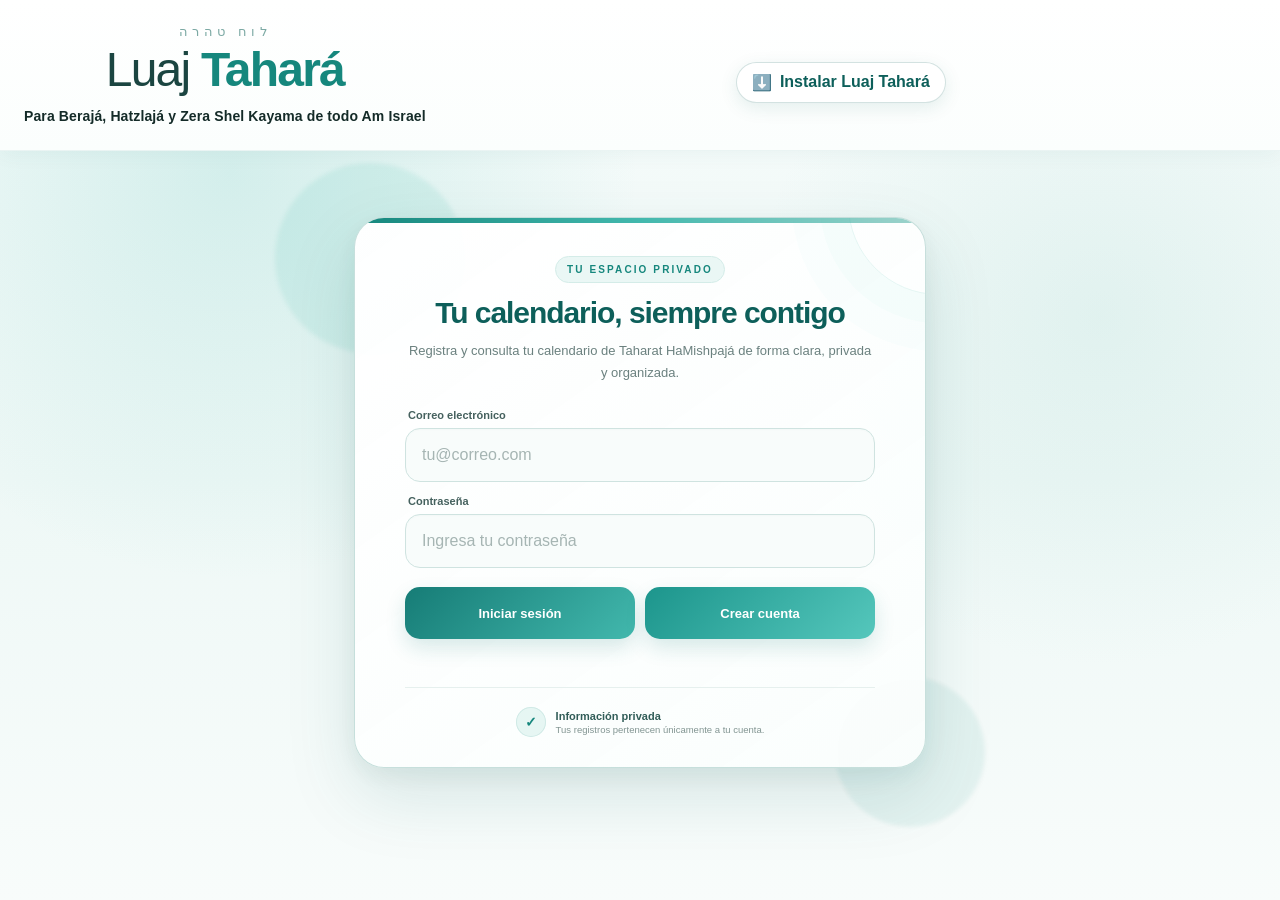
<file: index.html>
<!doctype html><html lang='es'><head><meta charset='utf-8'><meta name='viewport' content='width=device-width,initial-scale=1,viewport-fit=cover'><meta name='theme-color' content='#42b8ad'><meta name='apple-mobile-web-app-capable' content='yes'><meta name='apple-mobile-web-app-status-bar-style' content='default'><meta name='apple-mobile-web-app-title' content='Luaj Tahará'><link rel='manifest' href='manifest.webmanifest'><link rel='stylesheet' href='style.css'><link rel='stylesheet' href='theme-overrides.css?v=20260916-dedication'><link rel='stylesheet' href='dedication-overrides.css?v=20260916-2'><link rel='stylesheet' href='sidur-overrides.css?v=20260916-3'><title>Luaj Tahará · Calendario privado de Taharat HaMishpajá</title></head><body><header class='brandHeader'><div class='luajSignature' aria-label='Luaj Tahará'><span class='luajSignatureKicker'>לוח טהרה</span><span class='luajSignatureText'>Luaj <strong>Tahará</strong></span><span class='luajDedication'>Para Berajá, Hatzlajá y Zera Shel Kayama de todo Am Israel</span></div></header><div id='userBar' class='userBar'><div class='email' id='userEmail'></div><button id='logoutBtn' class='logoutBtn'>Cerrar sesión</button></div><section id='authWrap' class='authWrap'><div class='authGlow authGlowOne' aria-hidden='true'></div><div class='authGlow authGlowTwo' aria-hidden='true'></div><div class='authCard'><div class='authIntro'><span class='authEyebrow'>TU ESPACIO PRIVADO</span><h2>Tu calendario, siempre contigo</h2><p>Registra y consulta tu calendario de Taharat HaMishpajá de forma clara, privada y organizada.</p></div><div class='authForm'><label class='authField'><span>Correo electrónico</span><input id='authEmail' type='email' autocomplete='email' placeholder='tu@correo.com'></label><label class='authField'><span>Contraseña</span><input id='authPassword' type='password' autocomplete='current-password' placeholder='Ingresa tu contraseña'></label><div class='authBtns'><button id='loginBtn' class='btn'>Iniciar sesión</button><button id='signupBtn' class='btn authSecondary'>Crear cuenta</button></div><div id='authMsg' class='authMsg'></div></div><div class='authTrust'><span class='authShield' aria-hidden='true'>✓</span><div><b>Información privada</b><small>Tus registros pertenecen únicamente a tu cuenta.</small></div></div></div></section><main id='appMain' class='wrap' style='display:none'><div class='toolbar'><button id='prev' aria-label='Mes anterior'>‹</button><div class='month' id='month'></div><button id='next' aria-label='Mes siguiente'>›</button></div><div class='calendarShell'><section class='calendarMain'><div class='card'><div class='legend'><span><i class='dot red'></i>Reiyá</span><span><i class='dot pink'></i>Ketem</span><span><i class='dot orange'></i>Beinonit / Or Zarúa / Creti Upleti</span><span><i class='dot green'></i>Hefsek</span><span><i class='dot white'></i>Shivá Nekiim</span><span><i class='dot blue'></i>Tevilá</span><span><i class='dot yellow'></i>HaJódesh / Haflagá</span><span><i class='dot purple'></i>Posible patrón</span></div></div><div class='week'><b>Dom</b><b>Lun</b><b>Mar</b><b>Mié</b><b>Jue</b><b>Vie</b><b>Shabat</b></div><div class='grid' id='grid'></div></section><aside class='card patternCard'><b>🔎 Alertas de posibles patrones · Kavúa</b><div class='notice'>El sistema solo detecta coincidencias matemáticas y las marca como <b>posible patrón</b>. No determina por sí solo un psak; conviene consultar al Rab/Posek con el historial.</div><div id='patterns'></div></aside></div><div class='card'><b>Configuración</b><div class='settings' style='margin-top:10px'><label>Yemei Hamtaná<select id='wait'><option>5</option><option>6</option><option selected>7</option></select></label><label class='switch'>Creti Upleti (día 31) <input id='d31' type='checkbox' checked></label><label class='switch'>Or Zarúa · Yom HaJódesh <input id='orJodesh' type='checkbox' checked></label><label class='switch'>Or Zarúa · Oná Beinonit <input id='orBeinoni' type='checkbox' checked></label><label class='switch'>Or Zarúa · Haflagá <input id='orHaflaga' type='checkbox'></label><label class='switch'>Jumrá · conservar Haflagá Aruká (récord histórico) <input id='haflagaAruka' type='checkbox'></label><label>Hashavúa · separación mínima (días)<input id='hashMin' type='number' min='1' max='60' value='20'></label><label>Hashavúa · separación máxima (días)<input id='hashMax' type='number' min='1' max='90' value='40'></label></div><p class='notice'>Estas opciones controlan avisos. Una nueva Reiyá cancela automáticamente la Oná Beinonit, Creti Upleti y Haflagá ordinaria pendientes que pertenecían a la Reiyá anterior, y recalcula desde la última Reiyá. Si se activa la Jumrá de Haflagá Aruká, el sistema conserva la Haflagá más larga de todo el historial como récord: si la Haflagá actual es más corta, se cuidan ambas; cuando una nueva Haflagá supera el récord, el nuevo número pasa a ser el récord. Esta Jumrá se suspende cuando hay Kavúa y no genera Or Zarúa ni Creti Upleti adicionales. Un día que ya tiene Reiyá queda bloqueado para otros registros hasta que se elimine esa Reiyá. Al eliminarla, también se elimina automáticamente el Hefsek de ese ciclo y, con él, sus Shivá Nekiim y Tevilá automáticos. El calendario no emite psak. Los patrones de kavúa se detectan matemáticamente y se muestran como “posible patrón — consultar Rab/Posek”. HaJódesh usa exclusivamente día hebreo + misma oná; Haflagá requiere 4 Reiyot para comprobar 3 Haflagot; todos los patrones respetan la oná correspondiente. Veset HaShavúa requiere 3 Reiyot en el mismo día de la semana y misma oná, cada una perteneciente a un ciclo distinto dentro de la ventana configurada; la próxima alerta se proyecta al mismo día semanal alrededor de 30 días después, no una semana después. Cuando un Kavúa queda matemáticamente establecido, se ocultan temporalmente Beinonit, HaJódesh ordinario y Haflagá ordinaria y se muestra la próxima oná del Kavúa para confirmar SÍ/NO. Para Mimaayán Patuaj, el sistema considera automáticamente como continuidad el periodo entre la Reiyá y su Hefsek; no hace falta marcar cada día de sangrado. Solo se permite un Ketem o una Reiyá por día, nunca ambos; los Ketamim pueden eliminarse si fueron registrados por error. Cada ciclo puede tener un solo Hefsek Tahará: si ya existe uno asociado a esa Reiyá, no se puede registrar otro en un día anterior ni posterior hasta eliminar el existente. Desde una Reiyá y hasta su Hefsek Tahará inclusive no se permite registrar Ketem. En la Oná de 12 horas donde se registró el Hefsek Tahará tampoco se permite registrar Reiyá ni Ketem. Síntomas y notas requieren escribir el texto antes de confirmar.</p></div><div class='card'><b>Historial</b><div id='events' class='events'></div><div class='notice' style='margin-top:10px'>Puedes guardar una copia local privada de tu historial y configuración. La exportación se crea directamente en tu dispositivo.</div><button class='btn' id='exportData' style='margin-top:10px'>Descargar mis datos</button><button class='btn danger' id='clear' style='margin-top:10px'>Borrar todos mis registros</button></div></main><div class='modal' id='modal'><div class='sheet'><h3 id='selTitle'></h3><div class='notice' id='selSub'></div><div class='choices' id='choices'></div><button class='btn close' id='close'>Cancelar</button></div></div><script src='app.js?v=20260916-sidur1'></script></body></html>
</file>
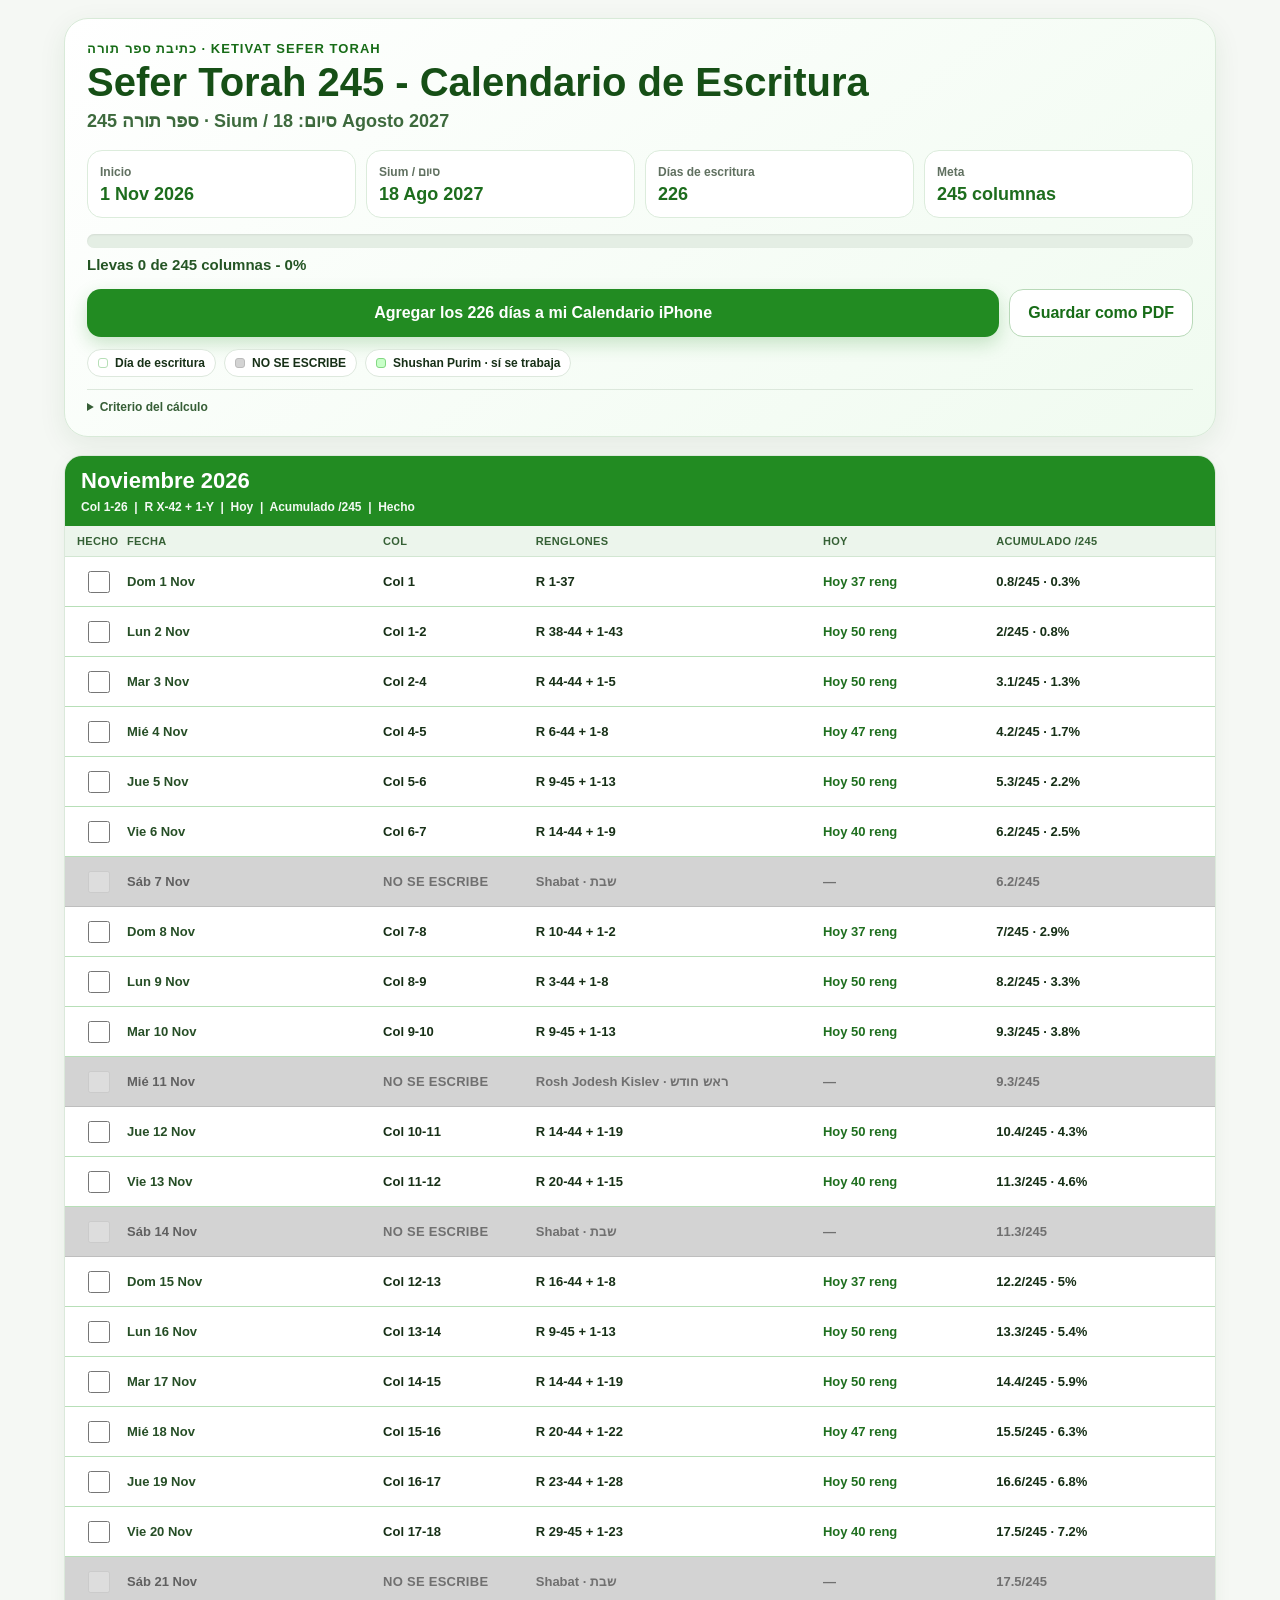
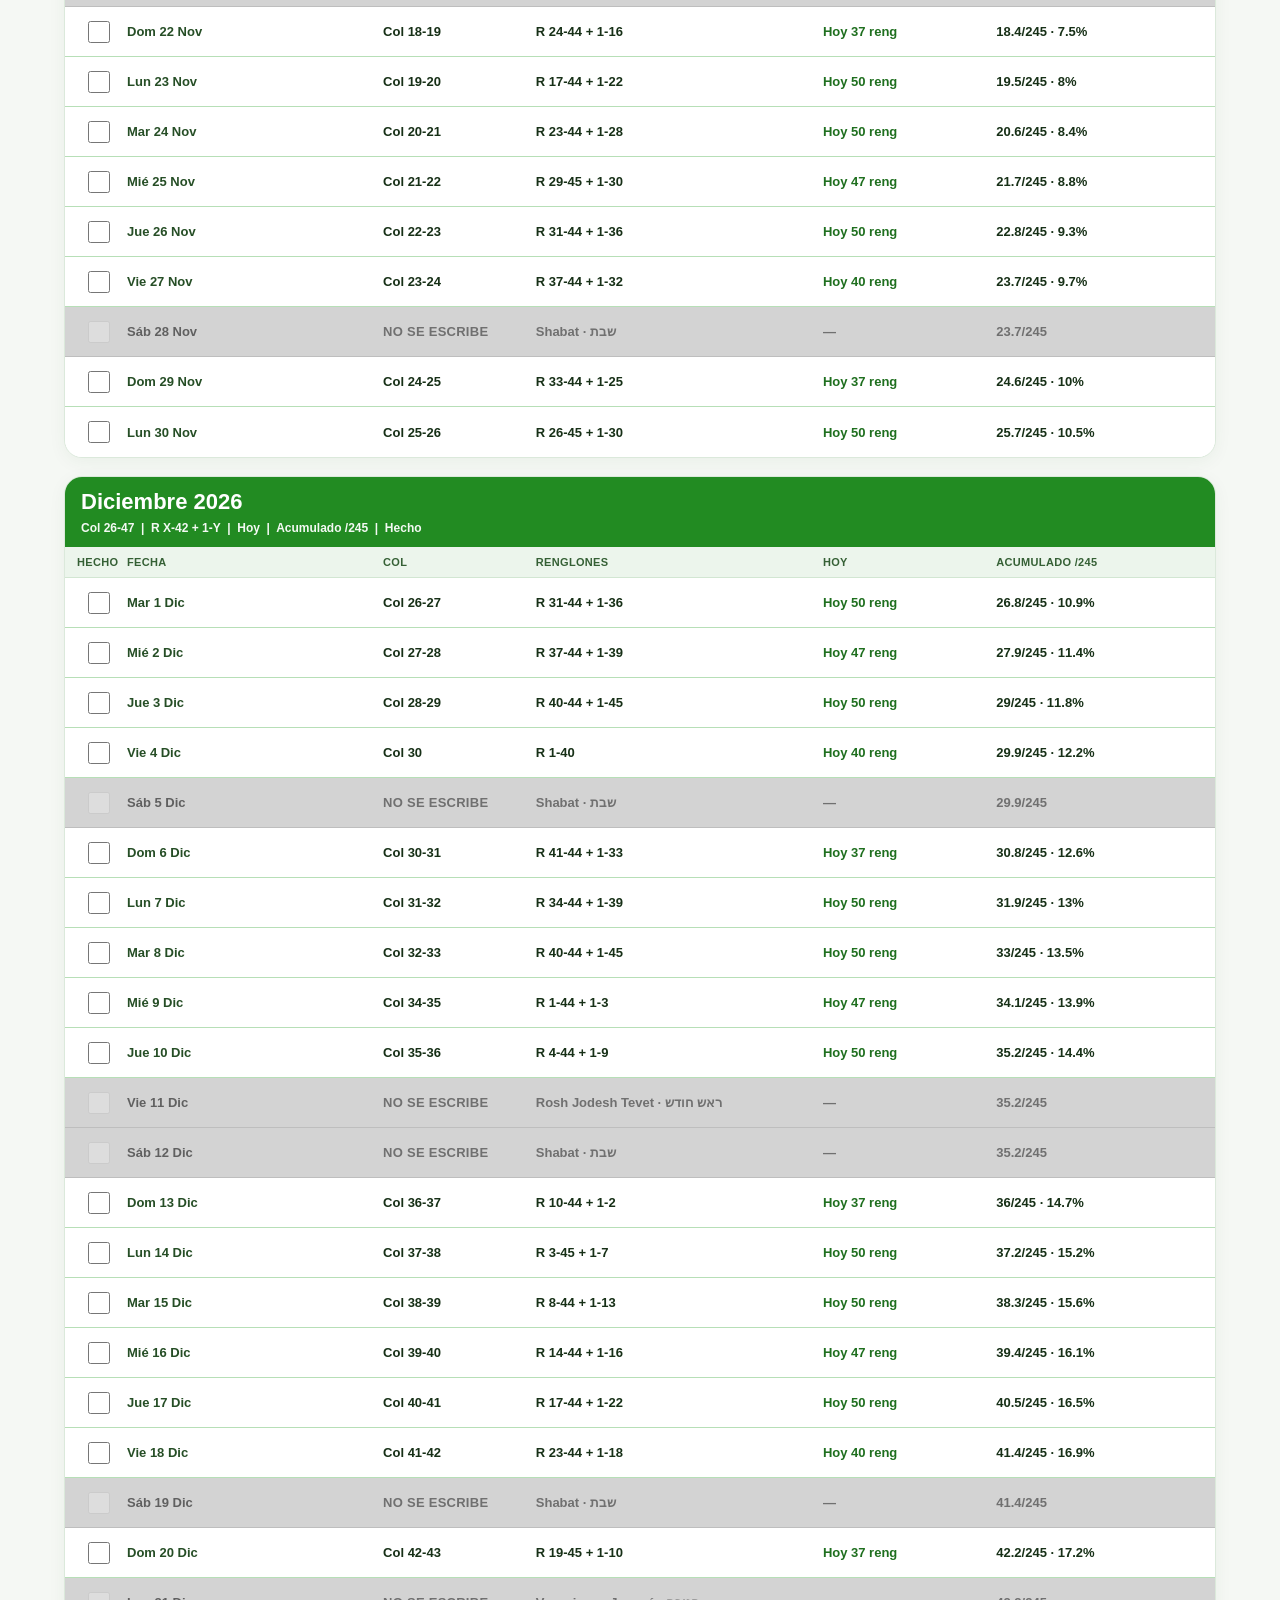
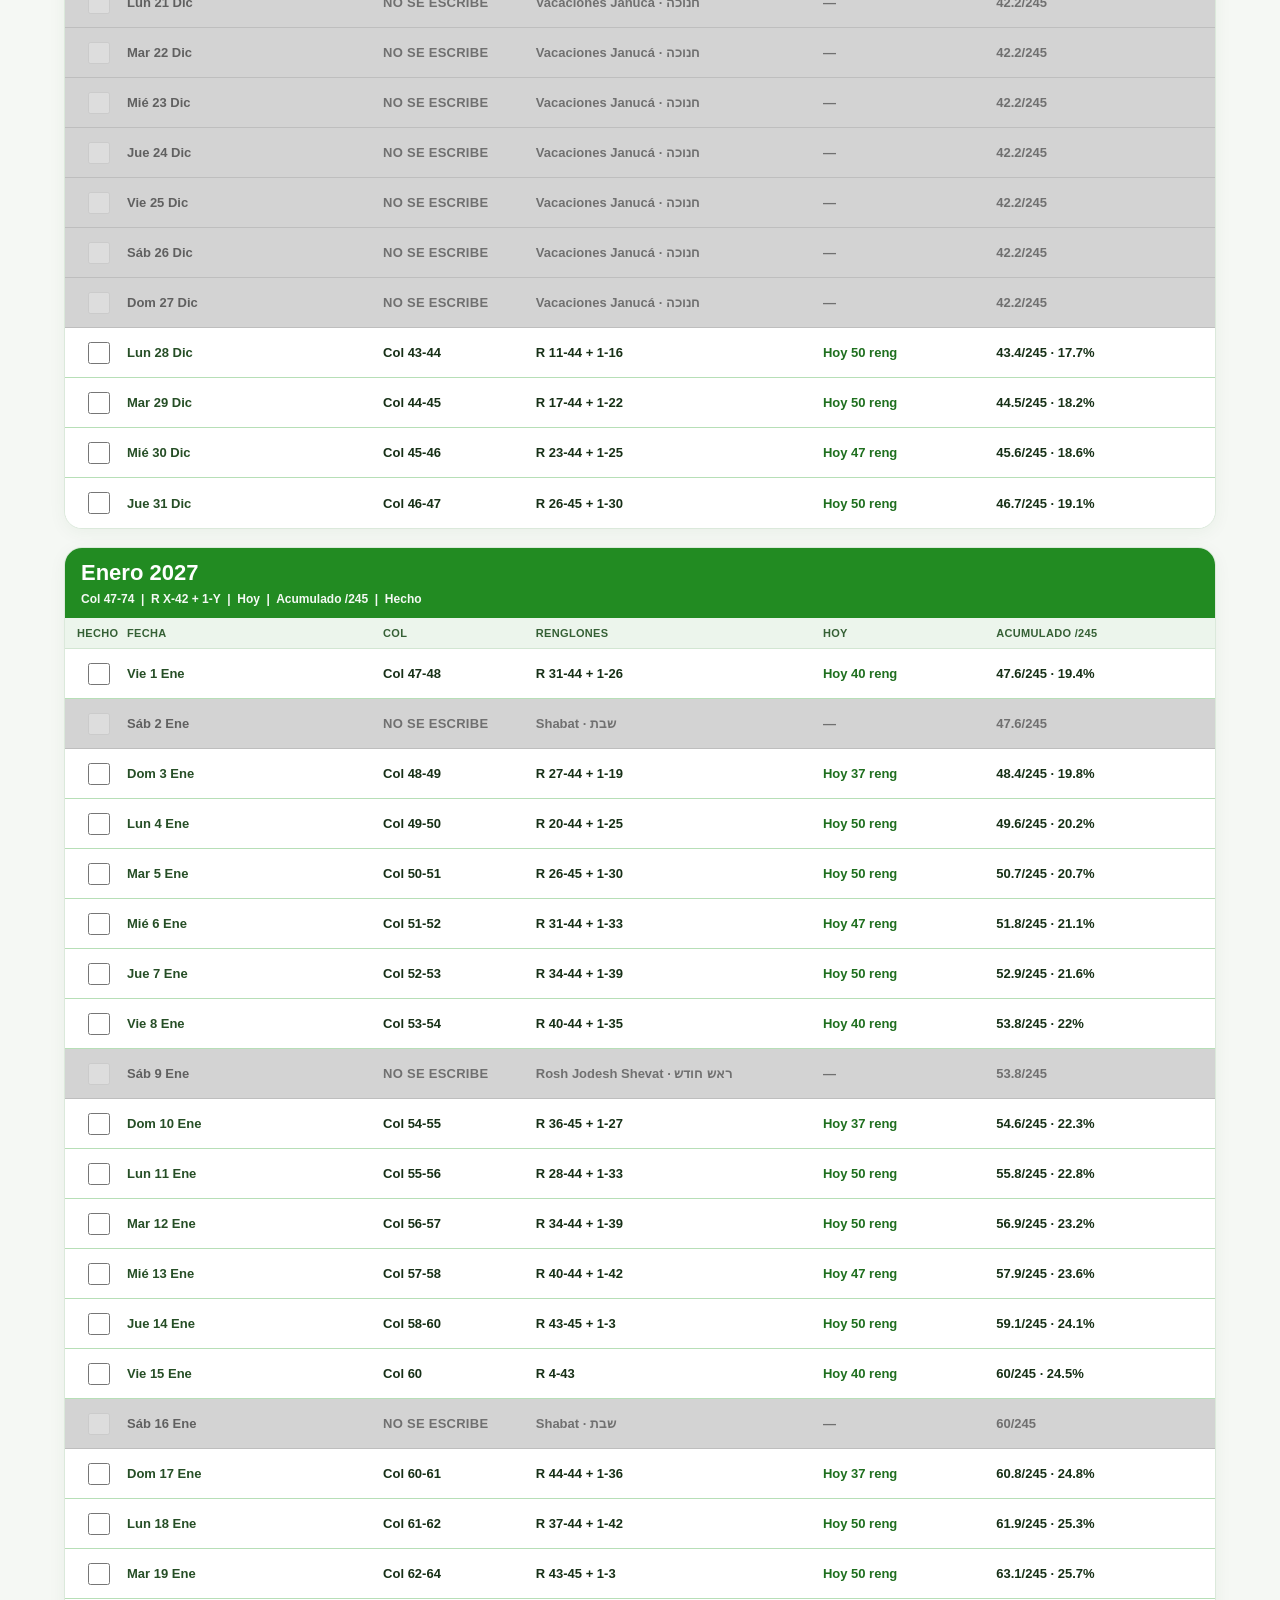
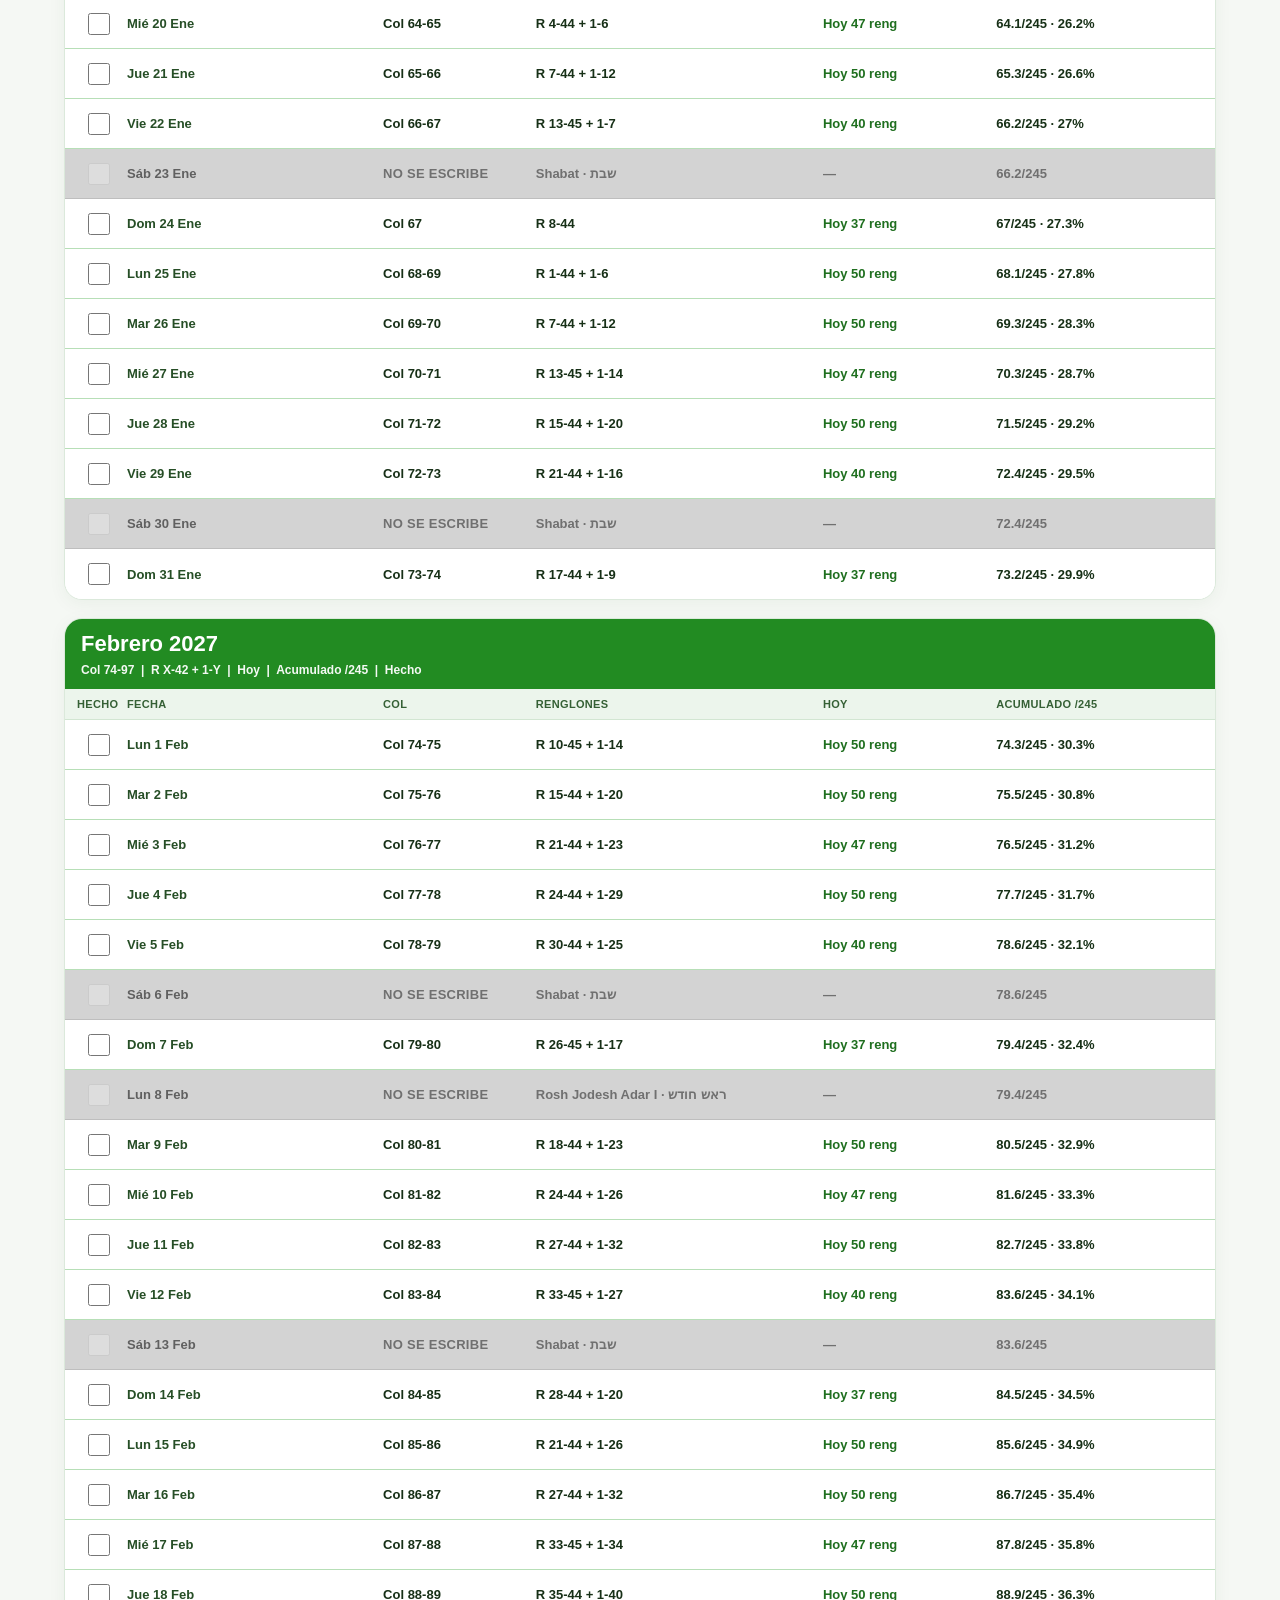
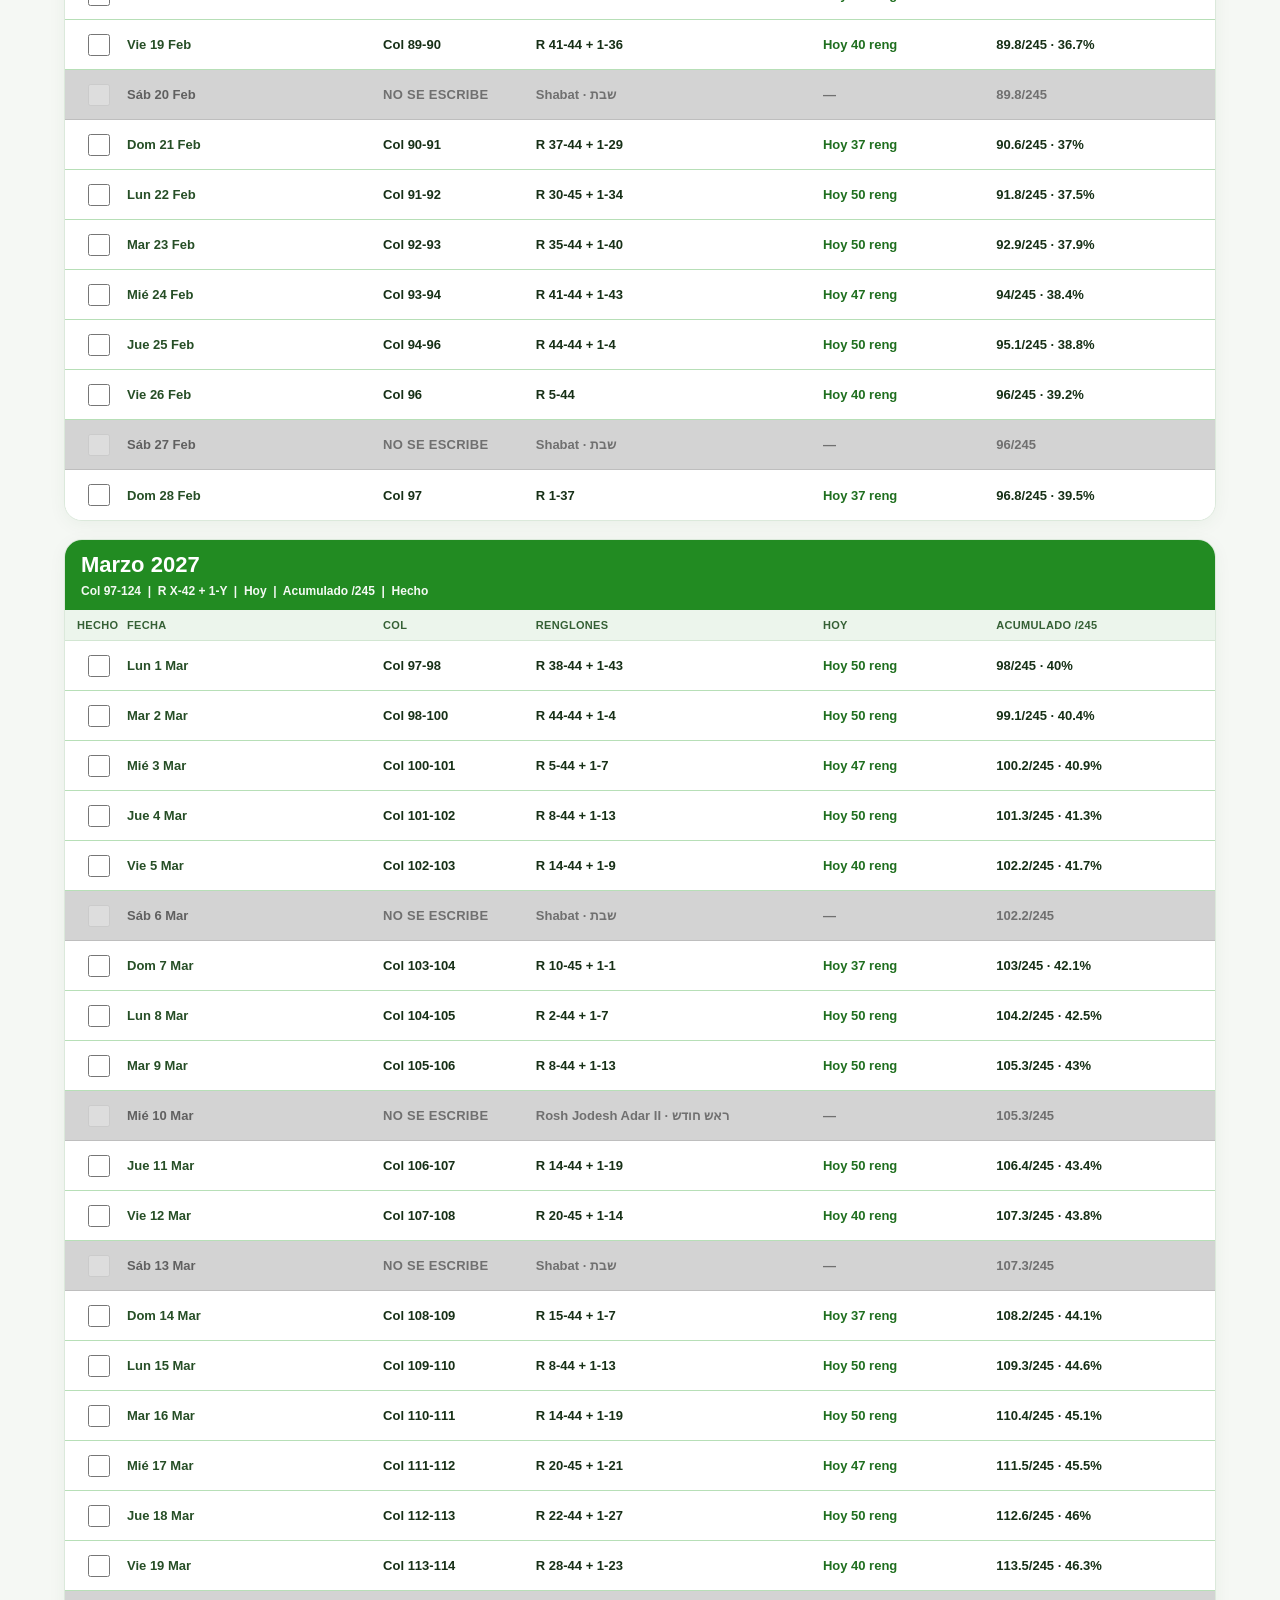
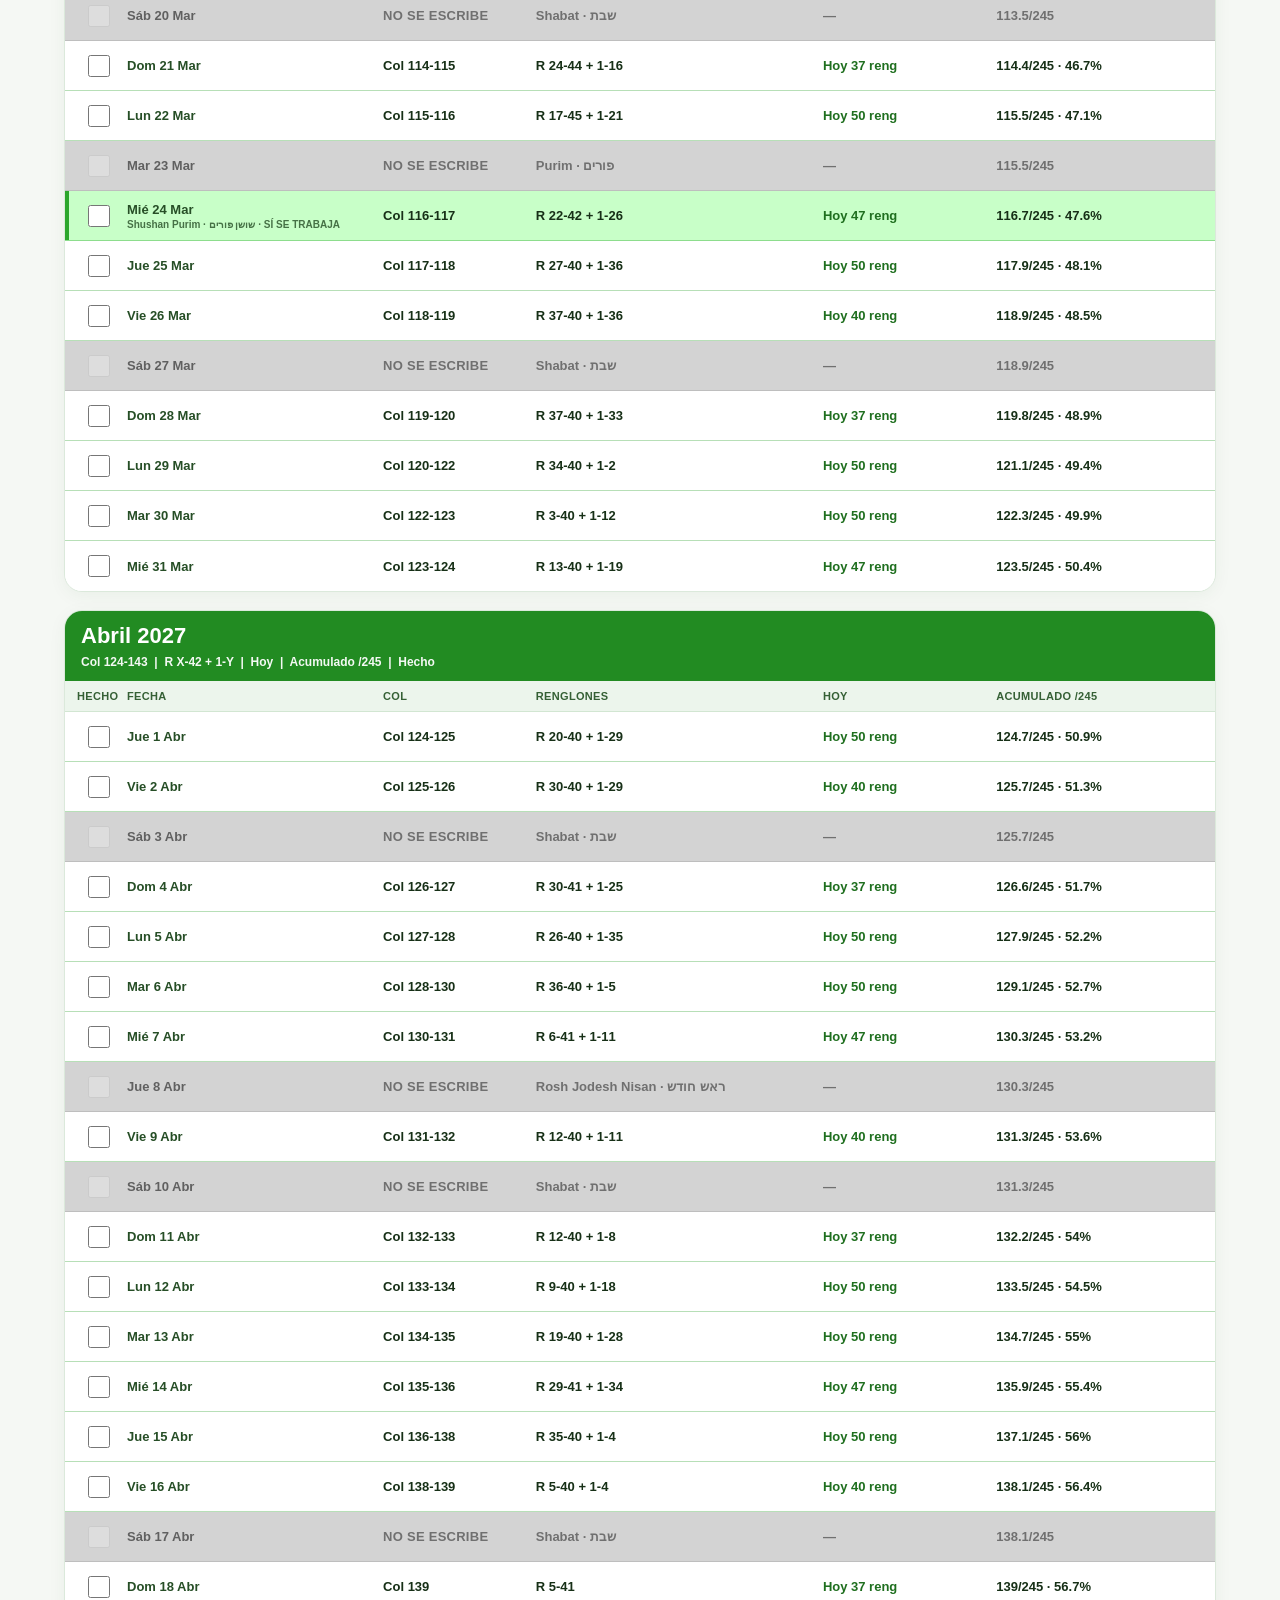
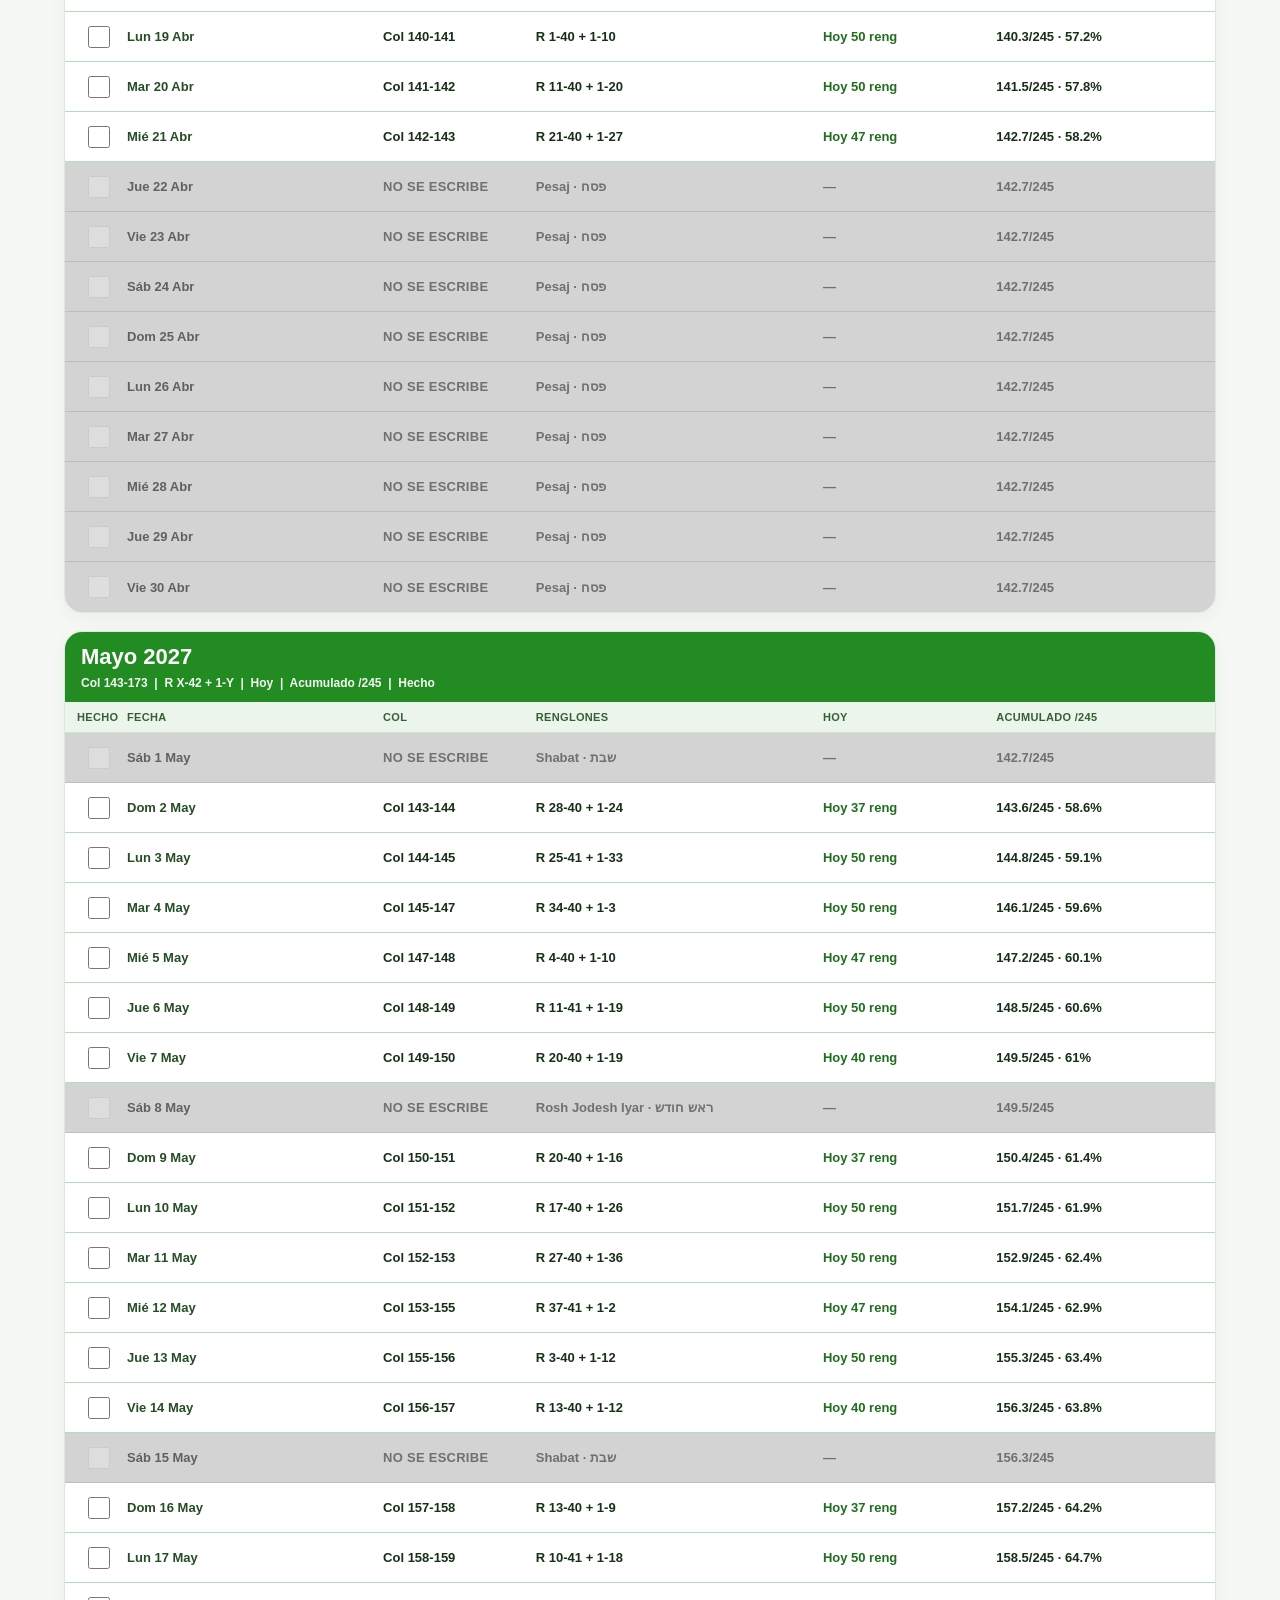
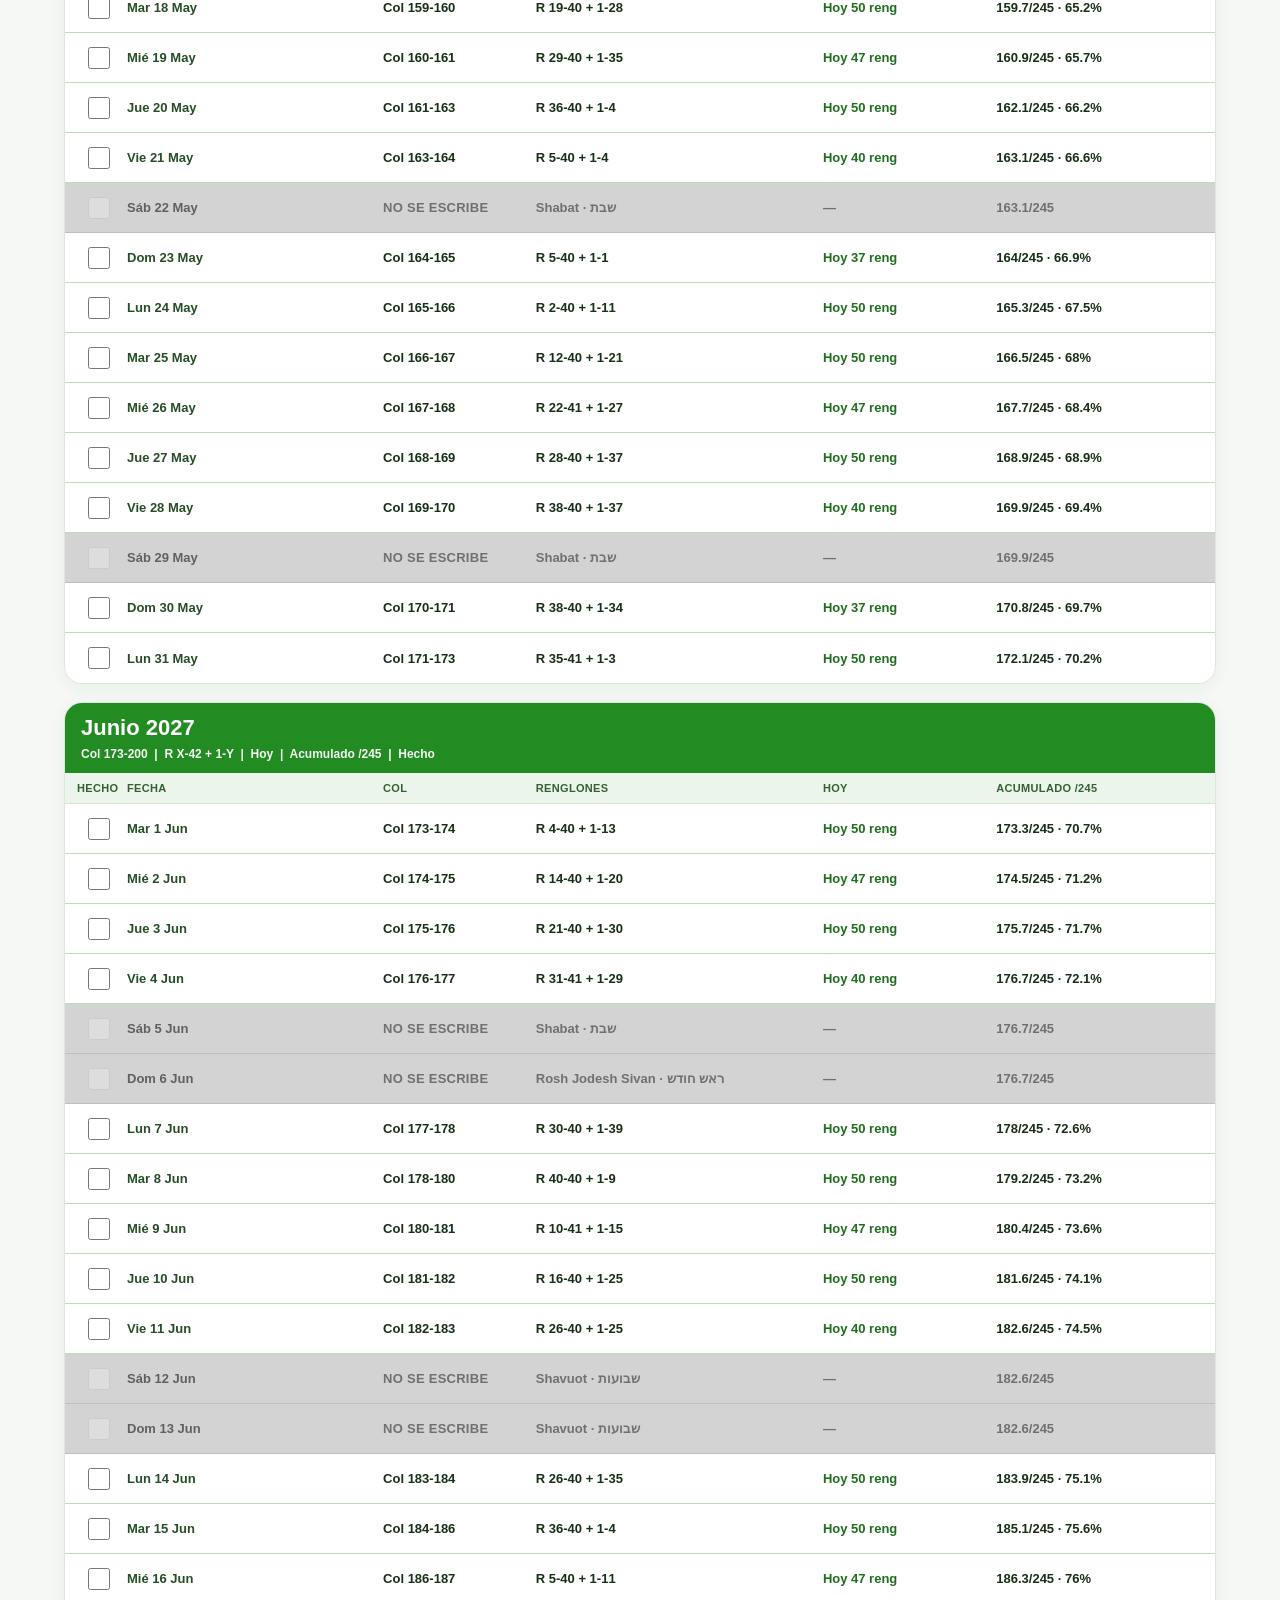
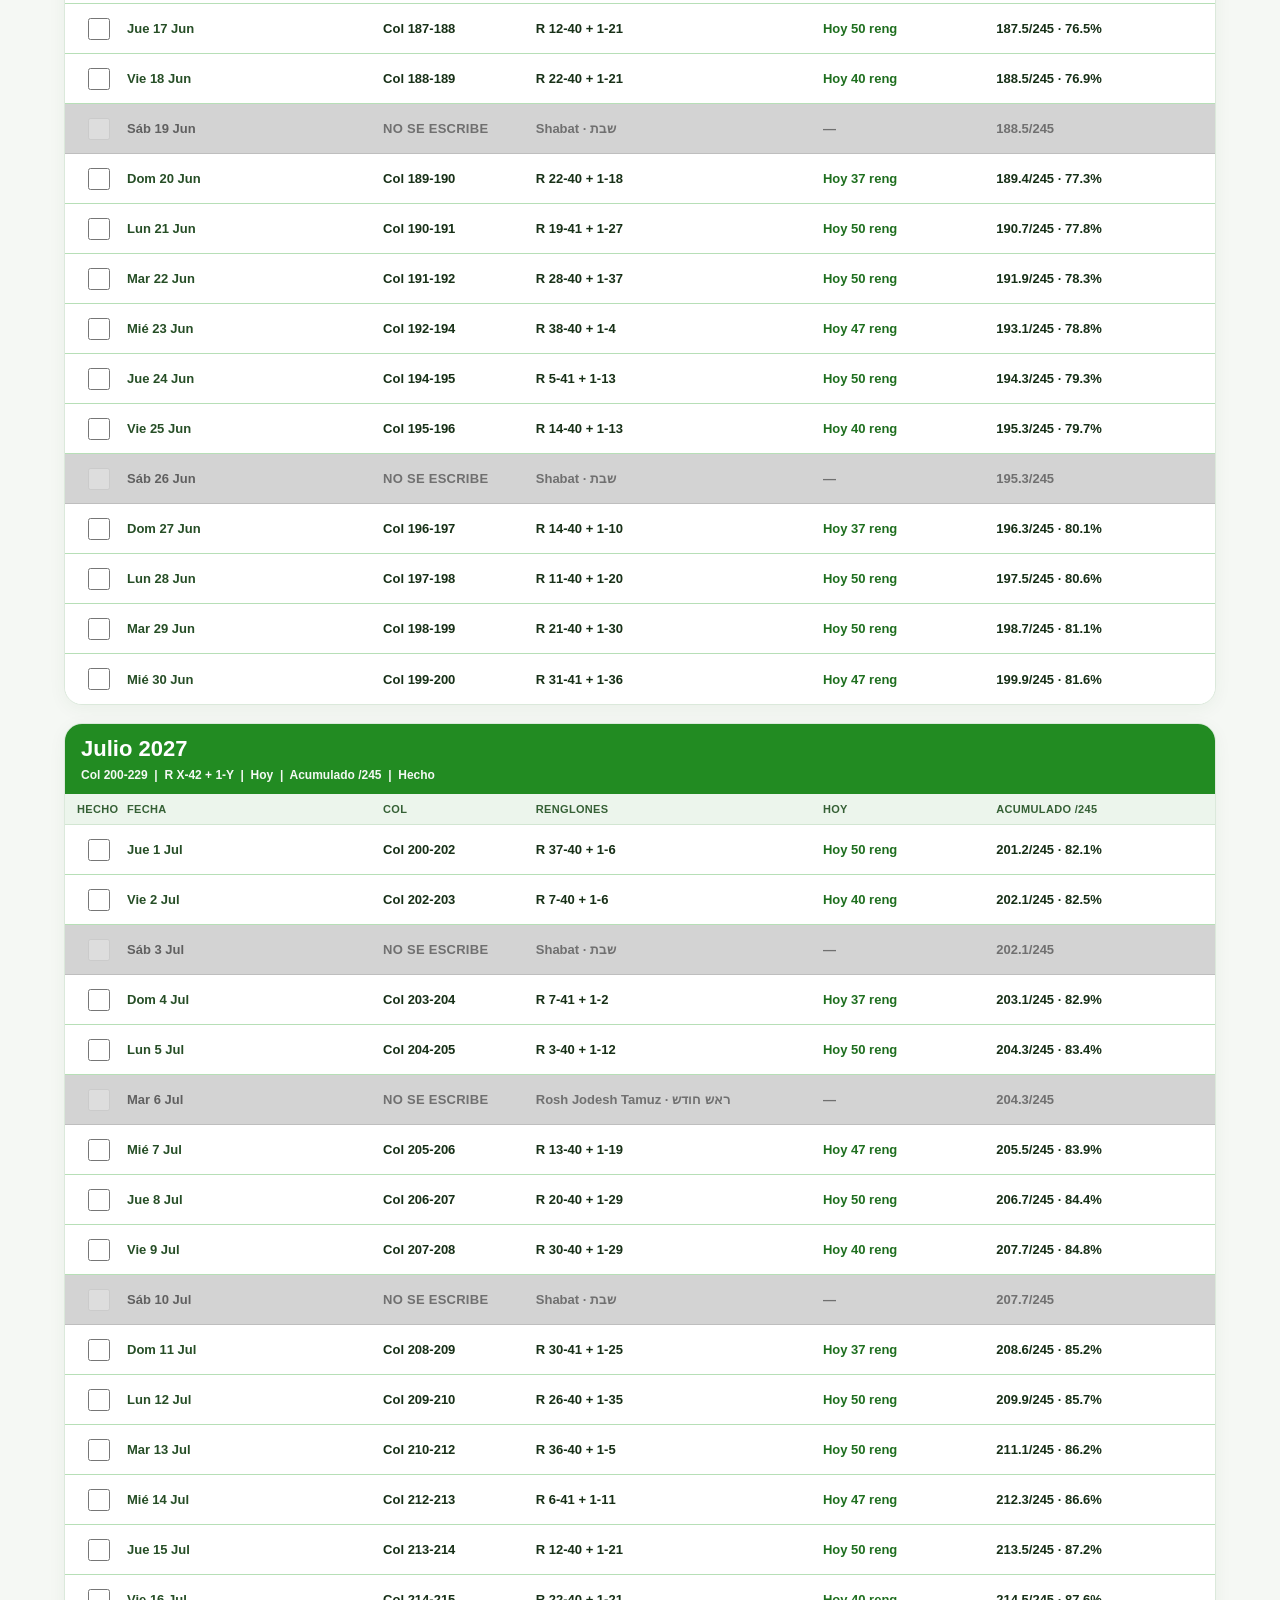
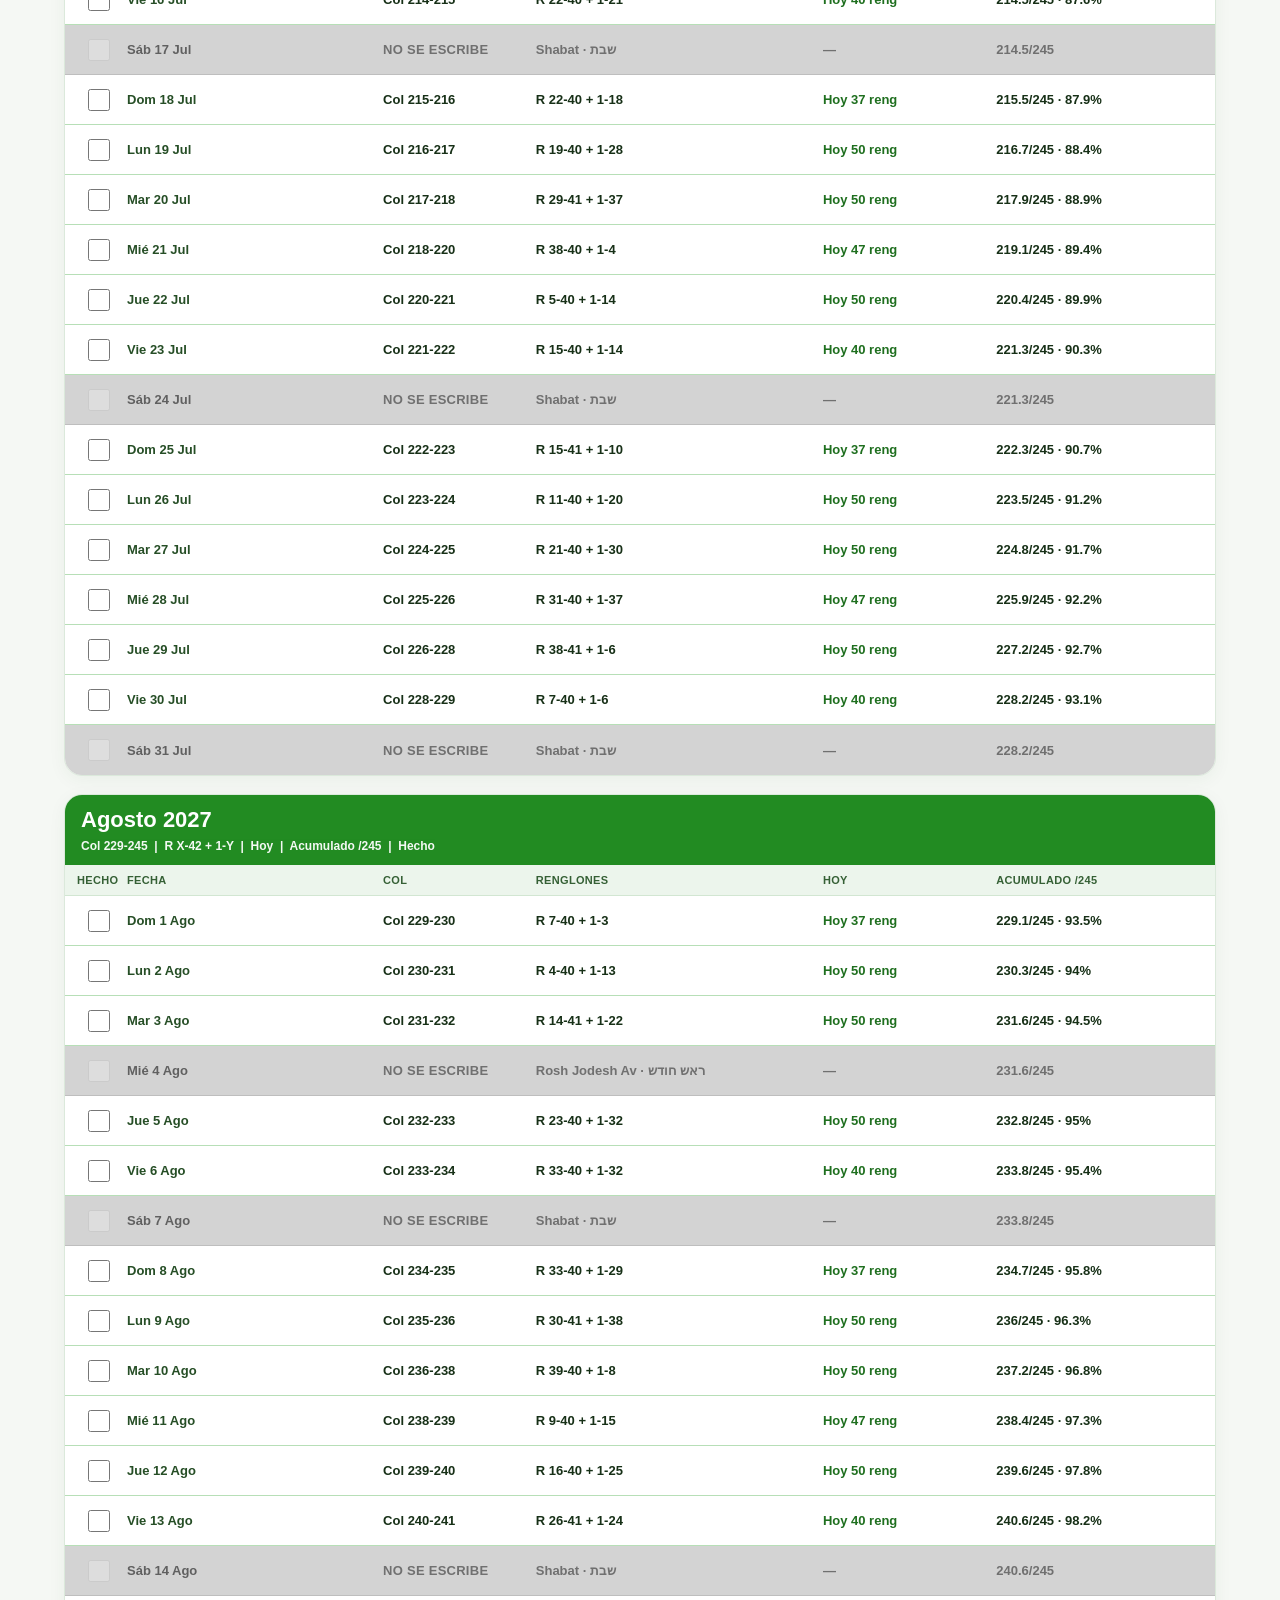
<file: sefer-torah-245/index.html>
<!DOCTYPE html>
<html lang="es">
<head>
<meta charset="UTF-8" />
<meta name="viewport" content="width=device-width, initial-scale=1, viewport-fit=cover" />
<meta name="theme-color" content="#228B22" />
<title>Sefer Torah 245 - Calendario de Escritura</title>
<style>
  :root{
    --green:#228B22;
    --green-dark:#176c17;
    --green-soft:#eaf8ea;
    --green-border:#b7dfb7;
    --highlight:#C8FFC8;
    --gray:#D3D3D3;
    --gray-text:#707070;
    --ink:#173017;
    --muted:#607060;
    --bg:#f5f8f4;
    --card:#ffffff;
    --shadow:0 8px 28px rgba(25,80,25,.08);
  }

  *{box-sizing:border-box}
  html{scroll-behavior:smooth}
  body{
    margin:0;
    font-family:-apple-system,BlinkMacSystemFont,"Segoe UI",Arial,sans-serif;
    color:var(--ink);
    background:var(--bg);
    -webkit-font-smoothing:antialiased;
  }

  .page{
    width:min(1180px,100%);
    margin:0 auto;
    padding:18px 14px 54px;
  }

  .hero{
    background:linear-gradient(145deg,#ffffff 0%,#f0fbf0 100%);
    border:1px solid #d8ead8;
    border-radius:24px;
    box-shadow:var(--shadow);
    padding:22px;
    margin-bottom:18px;
  }

  .eyebrow{
    font-size:13px;
    font-weight:800;
    letter-spacing:.08em;
    color:var(--green-dark);
    text-transform:uppercase;
    margin-bottom:5px;
  }

  h1{
    margin:0;
    font-size:clamp(25px,5vw,40px);
    line-height:1.05;
    color:#164f16;
  }

  .hebrew-title{
    margin-top:7px;
    font-size:18px;
    font-weight:700;
    color:#3d6a3d;
  }

  .summary{
    display:grid;
    grid-template-columns:repeat(4,minmax(0,1fr));
    gap:10px;
    margin:18px 0 16px;
  }

  .stat{
    background:#fff;
    border:1px solid #dcecdc;
    border-radius:15px;
    padding:11px 12px;
    min-height:68px;
  }

  .stat strong{display:block;font-size:18px;color:#1d6d1d;margin-top:4px}
  .stat span{font-size:12px;color:var(--muted);font-weight:700}

  .progress-wrap{
    background:#e4eee4;
    height:14px;
    border-radius:999px;
    overflow:hidden;
    box-shadow:inset 0 1px 2px rgba(0,0,0,.08);
  }

  .progress-bar{
    height:100%;
    width:0%;
    background:linear-gradient(90deg,#228B22,#36a736);
    transition:width .25s ease;
  }

  .progress-text{
    margin-top:8px;
    font-weight:800;
    color:#245524;
    font-size:15px;
  }

  .actions{
    display:grid;
    grid-template-columns:1fr auto;
    gap:10px;
    margin-top:16px;
  }

  button{
    appearance:none;
    border:0;
    border-radius:14px;
    cursor:pointer;
    font:inherit;
    font-weight:850;
    padding:14px 18px;
    transition:transform .1s ease, filter .1s ease;
  }
  button:active{transform:scale(.99)}
  .primary{background:var(--green);color:#fff;box-shadow:0 7px 18px rgba(34,139,34,.22)}
  .secondary{background:#fff;color:var(--green-dark);border:1px solid #b8d9b8}

  .legend{
    display:flex;
    flex-wrap:wrap;
    gap:8px;
    margin:12px 0 4px;
  }
  .chip{
    display:inline-flex;
    align-items:center;
    gap:7px;
    border-radius:999px;
    padding:6px 10px;
    font-size:12px;
    font-weight:750;
    background:#fff;
    border:1px solid #dde8dd;
  }
  .dot{width:10px;height:10px;border-radius:3px;background:#fff;border:1px solid var(--green-border)}
  .dot.gray{background:var(--gray);border-color:#bbb}
  .dot.special{background:var(--highlight);border-color:#84d884}

  details{
    margin-top:12px;
    border-top:1px solid #dce8dc;
    padding-top:10px;
    color:#536853;
    font-size:12px;
  }
  summary{cursor:pointer;font-weight:800;color:#365e36}
  details p{margin:7px 0 0;line-height:1.45}

  .month{
    background:var(--card);
    border-radius:18px;
    overflow:hidden;
    border:1px solid #dbe9db;
    box-shadow:0 4px 18px rgba(24,72,24,.05);
    margin:18px 0;
  }

  .month-head{
    background:var(--green);
    color:#fff;
    padding:14px 16px 12px;
  }
  .month-title{
    font-size:22px;
    font-weight:900;
    line-height:1;
  }
  .month-meta{
    margin-top:8px;
    font-size:12px;
    opacity:.95;
    font-weight:650;
  }

  .table-head,.day-row{
    display:grid;
    grid-template-columns:42px minmax(125px,1.2fr) minmax(85px,.7fr) minmax(155px,1.35fr) minmax(100px,.8fr) minmax(120px,1fr);
    align-items:center;
    column-gap:8px;
  }

  .table-head{
    background:#ecf5ec;
    color:#356035;
    font-size:11px;
    font-weight:900;
    text-transform:uppercase;
    letter-spacing:.03em;
    padding:9px 12px;
    border-bottom:1px solid #d2e6d2;
  }

  .day-row{
    position:relative;
    padding:9px 12px;
    min-height:50px;
    background:#fff;
    border-bottom:1px solid var(--green-border);
    font-size:13px;
  }
  .day-row:last-child{border-bottom:0}
  .day-row.no-write{
    background:var(--gray);
    color:var(--gray-text);
    border-bottom-color:#bebebe;
  }
  .day-row.shushan{
    background:var(--highlight);
    border-bottom-color:#8ddd8d;
    box-shadow:inset 4px 0 0 #2ca62c;
  }
  .day-row.done{
    opacity:.62;
    text-decoration:line-through;
    text-decoration-thickness:1.5px;
  }

  .check-cell{display:flex;align-items:center;justify-content:center}
  .done-check{
    width:22px;
    height:22px;
    accent-color:var(--green);
    cursor:pointer;
  }
  .done-check:disabled{cursor:not-allowed;opacity:.45}

  .date-cell{font-weight:850;color:#264e26}
  .no-write .date-cell{color:#606060}
  .subnote{display:block;font-size:10px;font-weight:700;margin-top:2px;opacity:.8}
  .col-cell,.r-cell,.today-cell,.acc-cell{font-weight:680}
  .today-cell{color:#1f6f1f}
  .no-write .today-cell,.no-write .col-cell,.no-write .r-cell,.no-write .acc-cell{color:#707070}
  .no-write-label{font-weight:900;letter-spacing:.02em}

  .sium-badge{
    display:inline-block;
    margin-left:6px;
    border-radius:999px;
    padding:2px 7px;
    background:#176c17;
    color:#fff;
    font-size:10px;
    text-decoration:none !important;
  }

  .footer{
    text-align:center;
    margin-top:26px;
    color:#5f705f;
    font-size:12px;
  }

  @media(max-width:760px){
    .page{padding:10px 8px 36px}
    .hero{border-radius:18px;padding:16px 13px}
    .summary{grid-template-columns:1fr 1fr}
    .actions{grid-template-columns:1fr}
    button{width:100%;padding:14px 12px}
    .table-head{display:none}
    .day-row{
      grid-template-columns:36px minmax(0,1fr) auto;
      grid-template-areas:
        "check date date"
        "check col today"
        "check reng acc";
      row-gap:5px;
      column-gap:8px;
      padding:10px 10px;
      font-size:12px;
      min-height:68px;
    }
    .check-cell{grid-area:check;align-self:stretch}
    .date-cell{grid-area:date;font-size:14px}
    .col-cell{grid-area:col}
    .r-cell{grid-area:reng}
    .today-cell{grid-area:today;text-align:right}
    .acc-cell{grid-area:acc;text-align:right}
    .month{border-radius:14px;margin:14px 0}
    .month-head{padding:12px 12px 10px}
    .month-title{font-size:20px}
    .month-meta{line-height:1.4}
    .progress-text{font-size:14px}
  }

  @media print{
    @page{size:A4;margin:9mm}
    body{background:#fff}
    .page{max-width:none;padding:0}
    .hero{box-shadow:none;border:1px solid #b9d5b9;padding:12px;margin:0 0 10px}
    .actions,.legend,details,.footer{display:none !important}
    .summary{grid-template-columns:repeat(4,1fr);margin:10px 0}
    .stat{min-height:auto;padding:7px}
    .month{box-shadow:none;border-radius:0;margin:10px 0;break-inside:auto}
    .month-head{print-color-adjust:exact;-webkit-print-color-adjust:exact}
    .day-row,.table-head{print-color-adjust:exact;-webkit-print-color-adjust:exact}
    .day-row{min-height:0;padding:5px 7px;font-size:10px}
    .table-head{padding:5px 7px;font-size:8px}
    .done-check{width:15px;height:15px}
    .month-title{font-size:16px}
    .month-meta{font-size:9px}
    h1{font-size:24px}
  }
</style>
</head>
<body>
<div class="page">
  <section class="hero">
    <div class="eyebrow">כתיבת ספר תורה · Ketivat Sefer Torah</div>
    <h1>Sefer Torah 245 - Calendario de Escritura</h1>
    <div class="hebrew-title">ספר תורה 245 · Sium / סיום: 18 Agosto 2027</div>

    <div class="summary">
      <div class="stat"><span>Inicio</span><strong>1 Nov 2026</strong></div>
      <div class="stat"><span>Sium / סיום</span><strong>18 Ago 2027</strong></div>
      <div class="stat"><span>Días de escritura</span><strong id="workdayCount">226</strong></div>
      <div class="stat"><span>Meta</span><strong>245 columnas</strong></div>
    </div>

    <div class="progress-wrap" aria-label="Progreso total"><div class="progress-bar" id="progressBar"></div></div>
    <div class="progress-text" id="progressText">Llevas 0 de 245 columnas - 0%</div>

    <div class="actions">
      <button class="primary" id="icsButton">Agregar los 226 días a mi Calendario iPhone</button>
      <button class="secondary" id="printButton">Guardar como PDF</button>
    </div>

    <div class="legend">
      <span class="chip"><span class="dot"></span> Día de escritura</span>
      <span class="chip"><span class="dot gray"></span> NO SE ESCRIBE</span>
      <span class="chip"><span class="dot special"></span> Shushan Purim · sí se trabaja</span>
    </div>

    <details>
      <summary>Criterio del cálculo</summary>
      <p>El plan mantiene 226 jornadas reales de escritura, respeta el ancla indicada de <b>24 Mar 2027 = Col 116-117</b> y termina exactamente en <b>Col 245 el 18 Ago 2027</b>. Para que esos tres hitos convivan con los renglones diarios indicados, la foliación contempla variaciones de renglones por columna dentro del plan.</p>
    </details>
  </section>

  <main id="calendar"></main>

  <div class="footer">Sefer Torah 245 · Calendario personal de escritura · שבת / Shabat: no se escribe</div>
</div>

<script>
(() => {
  'use strict';

  const TOTAL_COLUMNS = 245;
  const STORAGE_PREFIX = 'seferTorah245_done_';
  const START = {y:2026,m:11,d:1};
  const END   = {y:2027,m:8,d:18};

  const dayRules = {
    0:{name:'Dom', lines:37, start:'10:30', end:'13:00'},
    1:{name:'Lun', lines:50, start:'10:30', end:'15:00'},
    2:{name:'Mar', lines:50, start:'10:30', end:'15:00'},
    3:{name:'Mié', lines:47, start:'10:30', end:'15:00'},
    4:{name:'Jue', lines:50, start:'10:30', end:'15:00'},
    5:{name:'Vie', lines:40, start:'10:30', end:'14:00'},
    6:{name:'Sáb', lines:0,  start:'',      end:''}
  };

  const monthNames = ['Enero','Febrero','Marzo','Abril','Mayo','Junio','Julio','Agosto','Septiembre','Octubre','Noviembre','Diciembre'];
  const monthShort = ['Ene','Feb','Mar','Abr','May','Jun','Jul','Ago','Sep','Oct','Nov','Dic'];

  const specialNoWrite = new Map([
    ['2026-11-11','Rosh Jodesh Kislev · ראש חודש'],
    ['2026-12-11','Rosh Jodesh Tevet · ראש חודש'],
    ['2027-01-09','Rosh Jodesh Shevat · ראש חודש'],
    ['2027-02-08','Rosh Jodesh Adar I · ראש חודש'],
    ['2027-03-10','Rosh Jodesh Adar II · ראש חודש'],
    ['2027-03-23','Purim · פורים'],
    ['2027-04-08','Rosh Jodesh Nisan · ראש חודש'],
    ['2027-05-08','Rosh Jodesh Iyar · ראש חודש'],
    ['2027-06-06','Rosh Jodesh Sivan · ראש חודש'],
    ['2027-06-12','Shavuot · שבועות'],
    ['2027-06-13','Shavuot · שבועות'],
    ['2027-07-06','Rosh Jodesh Tamuz · ראש חודש'],
    ['2027-08-04','Rosh Jodesh Av · ראש חודש']
  ]);

  addRange(specialNoWrite, '2026-12-21', '2026-12-27', 'Vacaciones Janucá · חנוכה');
  addRange(specialNoWrite, '2027-04-22', '2027-04-30', 'Pesaj · פסח');

  const colCaps = buildColumnCapacities();
  const colEnds = [];
  let capSum = 0;
  colCaps.forEach(c => { capSum += c; colEnds.push(capSum); });
  const TOTAL_PLAN_LINES = capSum;

  const days = buildDays();
  const activeDays = days.filter(d => d.writable);

  if (activeDays.length !== 226) console.warn('Esperaba 226 días de escritura y obtuve', activeDays.length);
  const shushan = days.find(d => d.key === '2027-03-24');
  if (!shushan || shushan.colStart !== 116 || shushan.colEnd !== 117) console.warn('Ancla Shushan Purim fuera de Col 116-117', shushan);
  const finalDay = days.find(d => d.key === '2027-08-18');
  if (!finalDay || finalDay.colEnd !== 245) console.warn('El Sium no termina en Col 245', finalDay);

  renderCalendar(days);
  restoreChecks();
  updateProgress();

  document.getElementById('icsButton').addEventListener('click', downloadICS);
  document.getElementById('printButton').addEventListener('click', () => window.print());

  function addRange(map, startKey, endKey, label){
    let d = parseKey(startKey);
    const end = parseKey(endKey);
    while (d <= end){
      map.set(dateKey(d), label);
      d = nextDate(d);
    }
  }

  function buildColumnCapacities(){
    const caps = [];
    for (let i=1;i<=115;i++){
      const extra = Math.floor(i*28/115) - Math.floor((i-1)*28/115);
      caps.push(44 + extra);
    }
    caps.push(42);
    for (let i=1;i<=128;i++){
      const extra = Math.floor(i*28/128) - Math.floor((i-1)*28/128);
      caps.push(40 + extra);
    }
    caps.push(47);
    return caps;
  }

  function buildDays(){
    const out = [];
    let d = new Date(START.y, START.m-1, START.d);
    const end = new Date(END.y, END.m-1, END.d);
    let written = 0;

    while (d <= end){
      const key = dateKey(d);
      const dow = d.getDay();
      let reason = '';
      if (dow === 6) reason = 'Shabat · שבת';
      if (specialNoWrite.has(key)) reason = specialNoWrite.get(key);

      const writable = !reason;
      const isShushan = key === '2027-03-24';
      const rule = dayRules[dow];
      let record = {
        date:new Date(d.getFullYear(),d.getMonth(),d.getDate()), key, dow,
        writable, reason, isShushan, rule,
        lines: writable ? rule.lines : 0,
        beforeLines:written,
        afterLines:written,
        colStart:null,colEnd:null,rowStart:null,rowEnd:null,capStart:null,capEnd:null,
        accColumns: positionToColumnProgress(written),
        accPercent: positionToColumnProgress(written)/TOTAL_COLUMNS*100
      };

      if (writable){
        const startLine = written + 1;
        const endLine = written + rule.lines;
        const startPos = locateLine(startLine);
        const endPos = locateLine(endLine);
        record.colStart = startPos.col;
        record.colEnd = endPos.col;
        record.rowStart = startPos.row;
        record.rowEnd = endPos.row;
        record.capStart = startPos.cap;
        record.capEnd = endPos.cap;
        written = endLine;
        record.afterLines = written;
        record.accColumns = positionToColumnProgress(written);
        record.accPercent = record.accColumns/TOTAL_COLUMNS*100;
      }

      out.push(record);
      d = nextDate(d);
    }

    return out;
  }

  function locateLine(absLine){
    let lo=0, hi=colEnds.length-1;
    while (lo<hi){
      const mid=(lo+hi)>>1;
      if (absLine <= colEnds[mid]) hi=mid; else lo=mid+1;
    }
    const prev = lo===0 ? 0 : colEnds[lo-1];
    return {col:lo+1,row:absLine-prev,cap:colCaps[lo]};
  }

  function positionToColumnProgress(linesWritten){
    if (linesWritten <= 0) return 0;
    if (linesWritten >= TOTAL_PLAN_LINES) return TOTAL_COLUMNS;
    const p = locateLine(linesWritten);
    return (p.col-1) + (p.row/p.cap);
  }

  function renderCalendar(records){
    const root = document.getElementById('calendar');
    const groups = new Map();
    records.forEach(r => {
      const key = `${r.date.getFullYear()}-${String(r.date.getMonth()+1).padStart(2,'0')}`;
      if (!groups.has(key)) groups.set(key, []);
      groups.get(key).push(r);
    });

    groups.forEach(monthDays => {
      const y = monthDays[0].date.getFullYear();
      const m = monthDays[0].date.getMonth();
      const writable = monthDays.filter(x => x.writable);
      const first = writable[0];
      const last = writable[writable.length-1];
      const monthCol = first && last ? `Col ${first.colStart}-${last.colEnd}` : 'Sin escritura';

      const section = document.createElement('section');
      section.className = 'month';
      section.innerHTML = `
        <div class="month-head">
          <div class="month-title">${monthNames[m]} ${y}</div>
          <div class="month-meta">${monthCol} &nbsp;|&nbsp; R X-42 + 1-Y &nbsp;|&nbsp; Hoy &nbsp;|&nbsp; Acumulado /245 &nbsp;|&nbsp; Hecho</div>
        </div>
        <div class="table-head">
          <div>Hecho</div><div>Fecha</div><div>Col</div><div>Renglones</div><div>Hoy</div><div>Acumulado /245</div>
        </div>`;

      monthDays.forEach(day => section.appendChild(renderDay(day)));
      root.appendChild(section);
    });
  }

  function renderDay(day){
    const row = document.createElement('div');
    row.className = `day-row${day.writable?'':' no-write'}${day.isShushan?' shushan':''}`;
    row.dataset.key = day.key;

    const checkCell = document.createElement('div');
    checkCell.className='check-cell';
    const check = document.createElement('input');
    check.type='checkbox';
    check.className='done-check';
    check.disabled=!day.writable;
    check.setAttribute('aria-label', `Hecho ${formatDate(day.date)}`);
    check.addEventListener('change', () => {
      localStorage.setItem(STORAGE_PREFIX + day.key, check.checked ? '1' : '0');
      row.classList.toggle('done', check.checked);
      updateProgress();
    });
    checkCell.appendChild(check);

    const dateCell = document.createElement('div');
    dateCell.className='date-cell';
    dateCell.innerHTML = `${dayRules[day.dow].name} ${day.date.getDate()} ${monthShort[day.date.getMonth()]}${day.isShushan?'<span class="subnote">Shushan Purim · שושן פורים · SÍ SE TRABAJA</span>':''}${day.key==='2027-08-18'?'<span class="sium-badge">SIUM · סיום</span>':''}`;

    const colCell = document.createElement('div');
    colCell.className='col-cell';
    const rCell = document.createElement('div');
    rCell.className='r-cell';
    const todayCell = document.createElement('div');
    todayCell.className='today-cell';
    const accCell = document.createElement('div');
    accCell.className='acc-cell';

    if (day.writable){
      colCell.textContent = day.colStart===day.colEnd ? `Col ${day.colStart}` : `Col ${day.colStart}-${day.colEnd}`;
      rCell.textContent = formatRows(day);
      todayCell.textContent = `Hoy ${day.lines} reng`;
      accCell.textContent = `${fmt1(day.accColumns)}/245 · ${fmt1(day.accPercent)}%`;
      todayCell.title = `${day.rule.start}-${day.rule.end}`;
    } else {
      colCell.innerHTML = '<span class="no-write-label">NO SE ESCRIBE</span>';
      rCell.textContent = day.reason;
      todayCell.textContent = '—';
      accCell.textContent = `${fmt1(day.accColumns)}/245`;
    }

    row.append(checkCell,dateCell,colCell,rCell,todayCell,accCell);
    return row;
  }

  function formatRows(day){
    if (day.colStart === day.colEnd) return `R ${day.rowStart}-${day.rowEnd}`;
    return `R ${day.rowStart}-${day.capStart} + 1-${day.rowEnd}`;
  }

  function restoreChecks(){
    document.querySelectorAll('.day-row').forEach(row => {
      const check = row.querySelector('.done-check');
      if (!check || check.disabled) return;
      const on = localStorage.getItem(STORAGE_PREFIX + row.dataset.key) === '1';
      check.checked = on;
      row.classList.toggle('done', on);
    });
  }

  function updateProgress(){
    let completedLines = 0;
    activeDays.forEach(day => {
      if (localStorage.getItem(STORAGE_PREFIX + day.key) === '1') completedLines += day.lines;
    });
    const pct = Math.min(100, completedLines / TOTAL_PLAN_LINES * 100);
    const cols = Math.min(TOTAL_COLUMNS, completedLines / TOTAL_PLAN_LINES * TOTAL_COLUMNS);
    document.getElementById('progressBar').style.width = pct + '%';
    document.getElementById('progressText').textContent = `Llevas ${fmt1(cols)} de 245 columnas - ${fmt1(pct)}%`;
  }

  function downloadICS(){
    const lines = [
      'BEGIN:VCALENDAR',
      'VERSION:2.0',
      'PRODID:-//Sefer Torah 245//Calendario de Escritura//ES',
      'CALSCALE:GREGORIAN',
      'METHOD:PUBLISH',
      'X-WR-CALNAME:Sefer Torah 245 - Escritura',
      'X-WR-TIMEZONE:America/Mexico_City',
      'BEGIN:VTIMEZONE',
      'TZID:America/Mexico_City',
      'X-LIC-LOCATION:America/Mexico_City',
      'BEGIN:STANDARD',
      'TZOFFSETFROM:-0600',
      'TZOFFSETTO:-0600',
      'TZNAME:CST',
      'DTSTART:19700101T000000',
      'END:STANDARD',
      'END:VTIMEZONE'
    ];

    activeDays.forEach(day => {
      const ymd = compactDate(day.date);
      const start = day.rule.start.replace(':','') + '00';
      const end = day.rule.end.replace(':','') + '00';
      const cols = day.colStart===day.colEnd ? `Col ${day.colStart}` : `Col ${day.colStart}-${day.colEnd}`;
      const rows = formatRows(day);
      const special = day.isShushan ? ' · Shushan Purim' : (day.key==='2027-08-18' ? ' · SIUM' : '');
      lines.push(
        'BEGIN:VEVENT',
        `UID:sefertorah245-${day.key}@local`,
        `DTSTAMP:20260915T210000Z`,
        `DTSTART;TZID=America/Mexico_City:${ymd}T${start}`,
        `DTEND;TZID=America/Mexico_City:${ymd}T${end}`,
        `SUMMARY:${icsEscape(`Sefer Torah 245 · ${cols} · ${day.lines} renglones${special}`)}`,
        `DESCRIPTION:${icsEscape(`${rows} | Hoy ${day.lines} renglones | Acumulado ${fmt1(day.accColumns)}/245 | Ketivat Sefer Torah`)}`,
        'STATUS:CONFIRMED',
        'TRANSP:OPAQUE',
        'END:VEVENT'
      );
    });

    lines.push('END:VCALENDAR');
    const blob = new Blob([lines.join('\r\n')], {type:'text/calendar;charset=utf-8'});
    const url = URL.createObjectURL(blob);
    const a = document.createElement('a');
    a.href = url;
    a.download = 'Sefer_Torah_245_Calendario_iPhone.ics';
    document.body.appendChild(a);
    a.click();
    a.remove();
    setTimeout(() => URL.revokeObjectURL(url), 1500);
  }

  function icsEscape(s){
    return String(s).replace(/\\/g,'\\\\').replace(/\n/g,'\\n').replace(/,/g,'\\,').replace(/;/g,'\\;');
  }

  function formatDate(d){
    return `${dayRules[d.getDay()].name} ${d.getDate()} ${monthShort[d.getMonth()]} ${d.getFullYear()}`;
  }

  function compactDate(d){
    return `${d.getFullYear()}${String(d.getMonth()+1).padStart(2,'0')}${String(d.getDate()).padStart(2,'0')}`;
  }

  function dateKey(d){
    return `${d.getFullYear()}-${String(d.getMonth()+1).padStart(2,'0')}-${String(d.getDate()).padStart(2,'0')}`;
  }

  function parseKey(key){
    const [y,m,d] = key.split('-').map(Number);
    return new Date(y,m-1,d);
  }

  function nextDate(d){
    return new Date(d.getFullYear(),d.getMonth(),d.getDate()+1);
  }

  function fmt1(n){
    const rounded = Math.round(n*10)/10;
    return Number.isInteger(rounded) ? String(rounded) : rounded.toFixed(1);
  }
})();
</script>
</body>
</html>
</file>
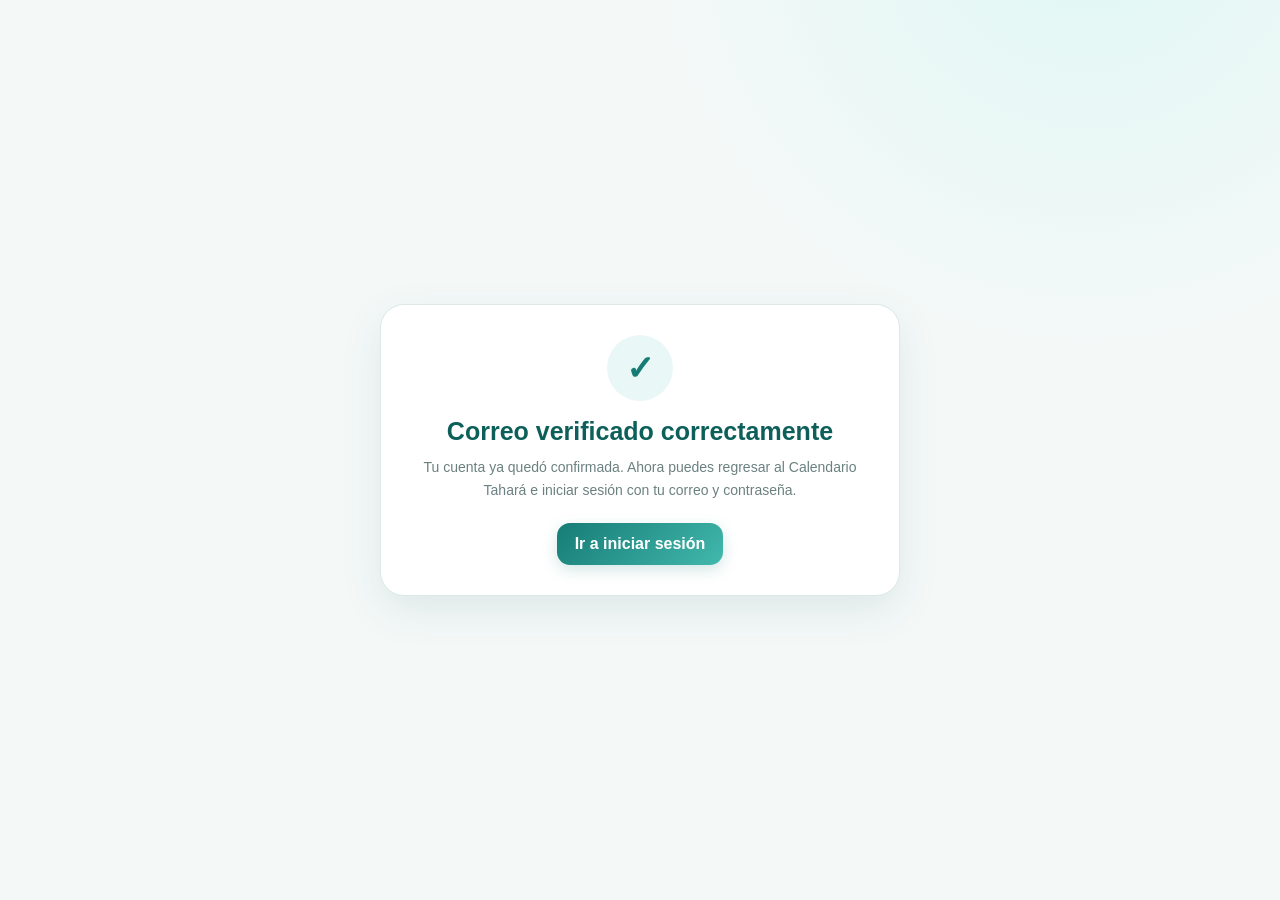
<file: verified.html>
<!doctype html><html lang='es'><head><meta charset='utf-8'><meta name='viewport' content='width=device-width,initial-scale=1,viewport-fit=cover'><meta name='theme-color' content='#42b8ad'><title>Correo verificado · Calendario Tahará</title><style>:root{--aqua:#42b8ad;--aqua-dark:#167c76;--aqua-deep:#0d5f5a;--aqua-soft:#e9f8f6;--ink:#173634;--muted:#6b817f;--bg:#f4f9f8;--line:#dce9e7}*{box-sizing:border-box}body{margin:0;min-height:100vh;display:grid;place-items:center;padding:22px;font-family:Inter,-apple-system,BlinkMacSystemFont,"Segoe UI",sans-serif;background:radial-gradient(circle at 85% -10%,#dff7f3 0,transparent 30%),var(--bg);color:var(--ink)}.card{width:min(520px,100%);background:#fff;border:1px solid var(--line);border-radius:24px;padding:30px;box-shadow:0 14px 42px rgba(25,93,88,.10);text-align:center}.check{width:66px;height:66px;border-radius:50%;display:grid;place-items:center;margin:0 auto 16px;background:var(--aqua-soft);color:var(--aqua-dark);font-size:34px;font-weight:900}h1{margin:0 0 10px;color:var(--aqua-deep);font-size:25px}p{margin:0;color:var(--muted);line-height:1.6;font-size:14px}.btn{display:inline-block;margin-top:22px;padding:12px 18px;border-radius:13px;background:linear-gradient(135deg,var(--aqua-dark),var(--aqua));color:#fff;text-decoration:none;font-weight:800;box-shadow:0 5px 15px rgba(22,124,118,.18)}</style></head><body><main class='card'><div class='check'>✓</div><h1>Correo verificado correctamente</h1><p>Tu cuenta ya quedó confirmada. Ahora puedes regresar al Calendario Tahará e iniciar sesión con tu correo y contraseña.</p><a class='btn' href='./'>Ir a iniciar sesión</a></main></body></html>
</file>
<file: style.css>
:root{--aqua:#42b8ad;--aqua-dark:#167c76;--aqua-deep:#0d5f5a;--aqua-soft:#e9f8f6;--aqua-pale:#f5fbfa;--red:#c84b55;--red-soft:#fff0f1;--ink:#173634;--muted:#6b817f;--bg:#f4f9f8;--surface:#fff;--line:#dce9e7;--night:#e7f4f5;--day:#fff;--shadow:0 10px 32px rgba(25,93,88,.08);--shadow-soft:0 4px 16px rgba(25,93,88,.06);--radius:18px}*{box-sizing:border-box}html{background:var(--bg)}body{margin:0;font-family:Inter,-apple-system,BlinkMacSystemFont,"Segoe UI",sans-serif;background:radial-gradient(circle at 85% -10%,#dff7f3 0,transparent 30%),var(--bg);color:var(--ink);-webkit-font-smoothing:antialiased}button,input,select,textarea{font:inherit}button{cursor:pointer}header{background:rgba(255,255,255,.94);backdrop-filter:blur(14px);border-bottom:1px solid var(--line);padding:17px 24px;position:sticky;top:0;z-index:8;box-shadow:0 2px 14px rgba(22,124,118,.04)}header:before{content:"";display:inline-block;width:10px;height:10px;border-radius:50%;background:var(--aqua);margin-right:9px;vertical-align:2px;box-shadow:0 0 0 5px var(--aqua-soft)}h1{font-size:20px;margin:0;display:inline;color:var(--aqua-deep);letter-spacing:-.3px}.sub{font-size:11px;color:var(--muted);margin-top:5px;line-height:1.45}.wrap{max-width:1180px;margin:auto;padding:18px}.toolbar,.card{background:rgba(255,255,255,.96);border:1px solid var(--line);border-radius:var(--radius);padding:14px;margin-bottom:14px;box-shadow:var(--shadow-soft)}.toolbar{display:flex;align-items:center;gap:12px;justify-content:space-between;padding:11px 14px}.toolbar button,.btn{border:0;border-radius:12px;padding:10px 15px;background:linear-gradient(135deg,var(--aqua-dark),var(--aqua));color:#fff;font-weight:750;box-shadow:0 4px 12px rgba(22,124,118,.16);transition:.18s ease}.toolbar button:hover,.btn:hover{transform:translateY(-1px);box-shadow:0 6px 16px rgba(22,124,118,.22)}.toolbar>button{width:42px;height:40px;padding:0;font-size:23px}.month{font-weight:800;text-align:center;color:var(--aqua-deep)}.month .hm{font-size:24px;letter-spacing:.5px}.month .gm{font-size:12px;font-weight:600;color:var(--muted);margin-top:2px}.month .daysCount{font-size:10px;font-weight:600;color:#91a3a1;margin-top:2px}.week{display:grid;grid-template-columns:repeat(7,1fr);gap:6px;font-size:10px;text-align:center;margin:10px 0 7px;color:#6f8582;text-transform:uppercase;letter-spacing:.5px}.grid{display:grid;grid-template-columns:repeat(7,1fr);gap:6px}.day{min-height:148px;border:1px solid var(--line);border-radius:13px;overflow:hidden;background:#fff;position:relative;display:flex;flex-direction:column;box-shadow:0 2px 7px rgba(20,83,78,.025);transition:.15s ease}.day:hover{border-color:#b7dcd8;box-shadow:0 5px 15px rgba(20,83,78,.07);transform:translateY(-1px)}.day>.date{flex:0 0 auto}.day>.ona{flex:1 1 0;min-height:0;width:100%}.day.out{opacity:.3}.date{background:#f9fcfb;padding:7px 7px 5px;font-size:11px;border-bottom:1px solid #edf3f2}.date .hday,.date b{font-size:16px;font-weight:850;color:var(--ink)}.date .civil{font-size:9px;color:#8b9d9b;margin-top:2px}.heb{font-size:10px;color:#69817e;white-space:nowrap;overflow:hidden;text-overflow:ellipsis}.ona{min-height:35px;padding:5px 6px;font-size:9px;display:flex;align-items:flex-start;gap:3px;cursor:pointer;position:relative;flex-direction:column;justify-content:center;transition:filter .15s}.ona:hover{filter:brightness(.985)}.yom{background:var(--day)}.laila{background:var(--night);border-top:1px dashed #bcd9d7;padding-right:18px}.laila .onaHead{font-weight:800}.nightArrow{position:absolute;right:4px;top:4px;font-size:15px;font-weight:900;color:var(--aqua-dark);line-height:1}.nextHeb{font-size:8px;font-weight:800;color:#4f7471;margin-left:2px}.onaHead{display:flex;align-items:center;gap:3px;flex-wrap:wrap}.dot{width:11px;height:11px;border-radius:50%;display:inline-block;border:1px solid rgba(0,0,0,.09);box-shadow:inset 0 0 0 1px rgba(255,255,255,.25)}.red{background:var(--red)}.pink{background:#e99bad}.orange{background:#f29a45}.green{background:#5bb795}.blue{background:#5d8fc8}.yellow{background:#e9c95a}.white{background:#fff}.purple{background:#9275ad}.legend{display:flex;flex-wrap:wrap;gap:7px 14px;font-size:10.5px;color:#526c69}.legend span{display:flex;gap:5px;align-items:center}.settings{display:grid;grid-template-columns:1fr 1fr;gap:10px}.settings label{font-size:12px;color:#45615e}.settings select,.settings input[type=number]{width:100%;padding:9px 10px;border:1px solid var(--line)!important;border-radius:11px!important;margin-top:5px!important;background:#fbfdfd;color:var(--ink);outline:none}.settings select:focus,.settings input:focus,.entryForm textarea:focus,.authCard input:focus{border-color:var(--aqua)!important;box-shadow:0 0 0 3px rgba(66,184,173,.12)}.switch{display:flex;align-items:center;justify-content:space-between;border:1px solid var(--line);padding:10px 11px;border-radius:12px;background:#fbfdfd}.switch input{accent-color:var(--aqua-dark)}.events{font-size:12px}.events div{padding:8px 0;border-bottom:1px solid #edf2f1}.modal{position:fixed;inset:0;background:rgba(13,44,42,.42);backdrop-filter:blur(3px);display:none;align-items:flex-end;z-index:20}.sheet{background:white;width:100%;max-width:700px;margin:auto;border-radius:24px 24px 0 0;padding:20px;box-shadow:0 -14px 40px rgba(17,65,62,.14)}.sheet:before{content:"";display:block;width:42px;height:4px;border-radius:99px;background:#d5e3e1;margin:-8px auto 13px}.sheet h3{margin:0 0 4px;color:var(--aqua-deep)}.choices{display:grid;grid-template-columns:1fr 1fr;gap:8px;margin-top:12px}.choice{border:1px solid var(--line);border-radius:13px;padding:12px;background:#fbfdfd;text-align:left;color:var(--ink)}.choice:hover{border-color:#a9d8d3;background:var(--aqua-pale)}.close{background:#eef5f4;color:#345653;width:100%;margin-top:10px;box-shadow:none}.danger{background:var(--red);color:white;border:0;border-radius:12px;padding:12px;font-weight:800;width:100%;margin-top:10px}.locked{background:var(--red-soft);border:1px solid #efc4c7;border-radius:12px;padding:11px;margin-top:10px;font-size:12px;line-height:1.4;color:#7c343a}.notice{font-size:11px;color:#657c79;line-height:1.55}.manualLines{display:flex;flex-direction:column;gap:1px;margin-top:2px}.manualLine{display:block;font-size:8px;line-height:1.15;font-weight:700;white-space:nowrap;overflow:hidden;text-overflow:ellipsis}.manualLine.symptom{color:#745d88}.manualLine.note{color:#586966}.recordCard{border:1px solid var(--line);border-radius:13px;padding:11px;margin:8px 0;background:#fbfdfd;font-size:12px}.recordCard b{display:block;margin-bottom:4px}.recordActions{display:grid;grid-template-columns:1fr 1fr;gap:7px;margin-top:8px}.miniBtn,.miniDanger{border:0;border-radius:10px;padding:9px;font-weight:700}.miniBtn{background:var(--aqua-soft);color:var(--aqua-deep)}.miniDanger{background:var(--red);color:white}.ona.alert{display:block;height:auto;min-height:42px;padding:4px 5px;border-width:1px;border-style:solid;position:relative;overflow:hidden}.ona.alert .onaHead{font-size:8px;opacity:.75;margin-bottom:2px}.alertLabels{display:flex;flex-direction:column;gap:1px;font-size:8px;font-weight:900;line-height:1.08;text-transform:uppercase;letter-spacing:.1px}.alert-orange{background:#f6b66f!important;border-color:#df964b!important;color:#563414}.alert-yellow{background:#f4df8a!important;border-color:#d6bb58!important;color:#504314}.alert-mix{background:linear-gradient(135deg,#f6b66f 0 49%,#f4df8a 51% 100%)!important;border-color:#d3a34d!important;color:#493515}.alertDetail{border-radius:14px;padding:12px;margin-top:10px;border:1px solid #e8dec0;background:#fffdf5;font-size:12px;line-height:1.45}.alertDetail h4{margin:0 0 5px;font-size:14px}.alertDetail+.alertDetail{margin-top:8px}.patternCard{border:1px solid #d8cbe4;background:#fdfbff}.patternAlert{border:1px solid #d9cbe5;background:#f8f3fc;border-radius:14px;padding:11px;margin-top:9px;font-size:12px;line-height:1.4}.patternAlert b{color:#68507e}.patternEmpty{font-size:12px;color:var(--muted);margin-top:8px}.ona.alert-purple{background:#f2ebf8;border-color:#bda7d0}.ona.alert-purple .alertLabels span{background:#82649d;color:#fff;border-color:#82649d}.kavuaStatus{border:1px solid #bda7d0;background:#f8f3fc;border-radius:13px;padding:10px;margin-top:8px;font-size:12px;line-height:1.4}.kavuaStatus .tag{display:inline-block;background:#82649d;color:#fff;border-radius:999px;padding:3px 8px;font-weight:800;font-size:10px;margin-bottom:5px}.confirmRow{display:grid;grid-template-columns:1fr 1fr;gap:8px;margin-top:10px}.yesBtn{border:0;border-radius:12px;padding:11px;background:var(--red);color:#fff;font-weight:800}.noBtn{border:0;border-radius:12px;padding:11px;background:#eef4f3;color:#3f5c59;font-weight:800}.entryForm{margin-top:10px;padding:12px;border:1px solid var(--line);border-radius:14px;background:#fbfdfd}.entryForm label{display:block;font-size:12px;font-weight:800;margin-bottom:6px}.entryForm textarea{width:100%;min-height:92px;resize:vertical;border:1px solid var(--line);border-radius:11px;padding:10px;font:inherit;outline:none}.entryActions{display:grid;grid-template-columns:1fr 1fr;gap:8px;margin-top:8px}.secondary{border:1px solid var(--line);background:#f1f6f5;color:#365754;border-radius:12px;padding:10px;font-weight:700}.holidayLine{font-size:7.5px;line-height:1.08;font-weight:850;color:#9a5a49;margin-top:2px;white-space:normal}.holidayLine.yomtov{color:#8d6434}.nerot{font-size:11px;letter-spacing:-2px;margin-left:3px;white-space:nowrap}.ona.hasHoliday{min-height:43px;height:auto;align-items:flex-start;flex-direction:column}.authWrap{max-width:500px;margin:44px auto;padding:0 16px}.authCard{background:rgba(255,255,255,.98);border:1px solid var(--line);border-radius:22px;padding:25px;box-shadow:var(--shadow)}.authCard h2{margin:0 0 6px;font-size:22px;color:var(--aqua-deep);letter-spacing:-.3px}.authCard p{font-size:12px;color:var(--muted);line-height:1.5}.authCard input{width:100%;padding:12px 13px;border:1px solid var(--line);border-radius:12px;margin:6px 0;background:#fbfdfd;outline:none}.authBtns{display:grid;grid-template-columns:1fr 1fr;gap:8px;margin-top:10px}.authMsg{font-size:12px;margin-top:10px;min-height:18px}.userBar{max-width:1180px;margin:9px auto 0;padding:0 18px;display:none;align-items:center;justify-content:space-between;gap:10px}.userBar .email{font-size:11px;color:#66807d;overflow:hidden;text-overflow:ellipsis;white-space:nowrap}.logoutBtn{border:1px solid var(--line);border-radius:10px;padding:8px 11px;background:#fff;color:var(--aqua-deep);font-weight:750}.privacyNote{font-size:10px;color:#829592;margin-top:12px}.card>b{color:var(--aqua-deep);font-size:13px}.card .notice{margin-top:8px}.calendarShell{display:grid;grid-template-columns:minmax(0,900px) minmax(220px,1fr);gap:16px;align-items:start}.calendarMain{min-width:0}.sideNotice{position:sticky;top:94px;background:linear-gradient(180deg,#fff,#f7fcfb);border:1px solid #cfe5e2;border-radius:18px;padding:16px;box-shadow:var(--shadow-soft);font-size:11px;line-height:1.6;color:#58716e}.sideNotice strong{display:block;color:var(--aqua-deep);font-size:13px;margin-bottom:6px}.sideNotice:before{content:"i";display:flex;width:25px;height:25px;border-radius:50%;align-items:center;justify-content:center;background:var(--aqua-soft);color:var(--aqua-dark);font-weight:900;margin-bottom:10px}@media(max-width:950px){.calendarShell{display:block}.sideNotice{position:static;margin:12px 0}.wrap{max-width:900px}}@media(max-width:700px){body{font-size:14px;overflow-x:hidden;background:var(--bg)}header{padding:12px 12px 10px}header:before{width:8px;height:8px;margin-right:7px}h1{font-size:18px}.sub{font-size:9.5px}.wrap{padding:8px;max-width:100%}.toolbar,.card{border-radius:14px;padding:9px;margin-bottom:8px;box-shadow:none}.toolbar{gap:5px;position:sticky;top:59px;z-index:5}.toolbar button,.btn{padding:9px 10px;font-size:12px}.toolbar>button{width:36px;height:34px}.month .hm{font-size:19px}.month .gm{font-size:10px}.month .daysCount{font-size:9px}.week{gap:2px;font-size:8.5px;margin:6px 0}.grid{gap:2px}.day{min-height:118px;border-radius:8px;box-shadow:none}.day:hover{transform:none}.date{padding:4px 3px 3px}.date .hday,.date b{font-size:13px}.date .civil{font-size:7px;line-height:1.05}.ona{padding:3px;font-size:7.5px;gap:2px}.ona.alert{min-height:38px;padding:3px}.ona.alert .onaHead{font-size:7px}.alertLabels{font-size:6.8px;line-height:1.02}.nightArrow{right:2px;top:2px;font-size:12px}.nextHeb{font-size:6.8px}.manualLine{font-size:6.8px}.legend{font-size:9px;gap:5px 9px}.dot{width:9px;height:9px}.settings{grid-template-columns:1fr;gap:7px}.settings label{font-size:11px}.settings select{padding:8px}.switch{padding:9px;font-size:11px}.sheet{max-height:88vh;overflow:auto;padding:14px;border-radius:18px 18px 0 0}.choices{grid-template-columns:1fr;gap:7px}.choice{padding:11px}.sideNotice{margin:8px 0 10px;border-radius:14px;padding:12px}.userBar{padding:0 9px}.authWrap{margin:24px auto}.authCard{padding:18px;border-radius:18px}}@media(max-width:430px){.grid{gap:1px}.week{gap:1px}.day{min-height:110px;border-radius:7px}.date .hday,.date b{font-size:12px}.date .civil{font-size:6.5px}.ona{font-size:7px;padding:2px}.alertLabels{font-size:6.2px}.toolbar button,.btn{padding:8px}.legend{gap:5px 7px}}
</file>
<file: theme-overrides.css>
.patternCard{background:linear-gradient(180deg,#d9efec 0%,#cfe8e4 100%)!important;border:1px solid #9fc8c3!important;box-shadow:0 8px 22px rgba(23,96,90,.10)!important}.patternCard>b{color:#0d5f5a!important}.patternCard .notice{color:#466c68!important}.patternAlert{background:rgba(255,255,255,.68)!important;border:1px solid #a9cbc7!important}.patternAlert>b:first-child{color:#c84b55!important}.patternAlert>b:not(:first-child){color:#5f4775!important}.kavuaStatus{background:rgba(255,255,255,.72)!important;border:1px solid #92bbb6!important}.kavuaStatus .tag{background:#c84b55!important;color:#fff!important;border-color:#c84b55!important;box-shadow:0 3px 10px rgba(200,75,85,.18)!important}.day{border:1.25px solid #7f918f!important;box-shadow:0 2px 7px rgba(18,55,52,.05)!important}.day:hover{border-color:#5f7471!important}.day.today{border:2.5px solid #16877d!important;background:linear-gradient(180deg,rgba(207,232,228,.72),rgba(255,255,255,.96))!important;box-shadow:0 0 0 3px rgba(22,135,125,.12),0 7px 20px rgba(13,95,90,.13)!important;position:relative;z-index:2}.day.today .date{background:rgba(159,200,195,.20)!important}.day.today .hday{color:#0d5f5a!important;font-weight:850!important}.day.today .civil{color:#176e67!important;font-weight:750!important}.date{border-bottom:1px solid #aebbb9!important}.userBar{align-items:center!important}.userBar .email{margin-right:auto!important}.settingsBtn{display:none;align-items:center;justify-content:center;width:34px;height:34px;min-width:34px;border:0!important;background:transparent!important;color:#16877d;border-radius:0!important;padding:5px;font:inherit;cursor:pointer;margin:0 5px 0 0!important;line-height:1;box-shadow:none!important;outline-offset:2px}.settingsBtn:hover,.settingsBtn:active{background:transparent!important;border-radius:0!important;box-shadow:none!important}.settingsGearIcon{display:block;width:23px;height:23px;overflow:visible}.settingsModal{position:fixed;inset:0;z-index:12000;background:rgba(10,35,33,.48);display:none;align-items:center;justify-content:center;padding:18px;backdrop-filter:blur(5px)}.settingsModal.show{display:flex}.settingsOpen{overflow:hidden}.settingsSheet{width:min(820px,100%);height:min(780px,88vh);max-height:88vh;overflow:hidden;background:#f8fcfb;border:1px solid #cfe4e1;border-radius:26px;padding:22px;box-shadow:0 26px 80px rgba(10,35,33,.25);color:#173634;display:flex;flex-direction:column}.settingsHead{display:flex;align-items:center;justify-content:space-between;gap:14px;flex:0 0 auto}.settingsHead h2{margin:2px 0 0;color:#0d5f5a;font-size:28px}.settingsEyebrow{font-size:12px;text-transform:uppercase;letter-spacing:.12em;color:#6c8d89;font-weight:800}.settingsClose{width:42px;height:42px;border:1px solid #d4e6e3;border-radius:50%;background:#fff;color:#315e59;font-size:28px;line-height:1;cursor:pointer}.settingsTabs{display:flex;gap:7px;margin:18px 0 16px;padding:5px;background:#eaf4f2;border-radius:16px;overflow:auto;flex:0 0 auto}.settingsTab{flex:1;min-width:max-content;border:0;background:transparent;color:#557571;padding:10px 13px;border-radius:12px;font:inherit;font-weight:750;cursor:pointer}.settingsTab.active{background:#fff;color:#0d5f5a;box-shadow:0 3px 12px rgba(13,95,90,.10)}.settingsContent{flex:1 1 auto;min-height:0;overflow-y:auto;overflow-x:hidden;padding:0 3px 8px 0;overscroll-behavior:contain;-webkit-overflow-scrolling:touch}.settingsPane{display:none;min-height:100%}.settingsPane.active{display:block}.settingsPaneIntro{display:flex;flex-direction:column;gap:4px;margin:4px 2px 12px;color:#54736f}.settingsPaneIntro b{font-size:18px;color:#174f4a}.settingsPaneIntro span{font-size:14px}.settingsSlot>.card,.settingsMovedCard{margin:0!important;box-shadow:none!important;border:1px solid #d5e7e4!important;background:#fff!important}.settingsMovedCard>:scope>b:first-child{display:none}.settingsEmpty{padding:24px;text-align:center;border:1px dashed #bfd7d3;border-radius:16px;color:#6c8d89;background:#fff}.pwaInstallBtn{margin:12px auto 0;display:inline-flex;align-items:center;gap:8px;border:1px solid rgba(13,95,90,.18);background:#fff;color:#0d5f5a;padding:10px 15px;border-radius:999px;font:inherit;font-weight:700;cursor:pointer;box-shadow:0 5px 18px rgba(13,95,90,.10);transition:transform .16s ease,box-shadow .16s ease,background .16s ease}.pwaInstallBtn:hover{transform:translateY(-1px);box-shadow:0 7px 22px rgba(13,95,90,.14);background:#f5fbfa}.pwaInstallBtn:focus-visible{outline:3px solid rgba(66,184,173,.28);outline-offset:3px}.pwaInstallBtn:disabled{opacity:.6;cursor:wait}.installHelpModal{position:fixed;inset:0;z-index:10000;background:rgba(10,35,33,.46);display:none;align-items:flex-end;justify-content:center;padding:18px;backdrop-filter:blur(4px)}.installHelpModal.show{display:flex}.installHelpSheet{width:min(520px,100%);background:#fff;border:1px solid #dce9e7;border-radius:24px;padding:24px;box-shadow:0 24px 70px rgba(10,35,33,.24);position:relative;color:#173634}.installHelpClose{position:absolute;right:14px;top:10px;width:38px;height:38px;border:0;border-radius:50%;background:#f4f9f8;color:#173634;font-size:26px;cursor:pointer}.installHelpIcon{font-size:34px}.installHelpSheet h3{margin:8px 0 12px;color:#0d5f5a}.installHelpBody{line-height:1.55;color:#466c68}.installHelpBody ol{padding-left:22px}.installHelpBody li{margin:7px 0}.installHelpOk{width:100%;margin-top:14px}.brandHeader{position:sticky;top:0;z-index:100;display:flex!important;align-items:center;justify-content:center;min-height:98px;padding:10px 24px 13px!important;background:linear-gradient(180deg,#fff 0%,#fbfefd 100%)!important;border:0!important;border-bottom:1px solid rgba(22,135,125,.09)!important;box-shadow:0 5px 18px rgba(13,95,90,.045)!important;backdrop-filter:none!important}.brandHeader:before{display:none!important}.brandHeader h1{display:none!important}.luajSignature{display:flex;flex-direction:column;align-items:center;justify-content:center;font-family:"Avenir Next","Helvetica Neue",Arial,sans-serif;color:#173f3b;line-height:1;user-select:none}.luajSignatureKicker{font-family:Arial,"Noto Sans Hebrew",sans-serif;font-size:11px;font-weight:500;letter-spacing:3.2px;color:#6b9e98;margin:0 0 5px;direction:rtl;opacity:.88}.luajSignatureText{font-size:34px;font-weight:300;letter-spacing:-1.15px;white-space:nowrap;color:#1b4541}.luajSignatureText strong{font-weight:600;color:#16877d}.luajDedication{display:block;margin-top:9px;color:#1d2827;font-size:10.5px;font-weight:350;line-height:1.25;letter-spacing:.18px;text-align:center;white-space:nowrap}.authWrap{position:relative;isolation:isolate;max-width:620px;margin:42px auto 80px!important;padding:24px!important}.authWrap:before{content:"";position:fixed;inset:91px 0 0;z-index:-3;background:radial-gradient(circle at 18% 10%,rgba(66,184,173,.18),transparent 32%),radial-gradient(circle at 86% 28%,rgba(159,211,204,.20),transparent 28%),linear-gradient(180deg,#f5fbfa 0%,#eef8f6 48%,#f8fcfb 100%)}.authGlow{position:absolute;z-index:-1;border-radius:50%;filter:blur(2px);pointer-events:none}.authGlowOne{width:190px;height:190px;left:-55px;top:-30px;background:rgba(66,184,173,.12)}.authGlowTwo{width:150px;height:150px;right:-35px;bottom:-35px;background:rgba(22,135,125,.08)}.authCard{position:relative;overflow:hidden;padding:38px 38px 30px!important;border-radius:30px!important;border:1px solid rgba(159,200,195,.58)!important;background:linear-gradient(145deg,rgba(255,255,255,.98),rgba(250,254,253,.94))!important;box-shadow:0 28px 70px rgba(13,95,90,.13),0 8px 24px rgba(13,95,90,.07)!important}.authCard:before{content:"";position:absolute;left:0;right:0;top:0;height:5px;background:linear-gradient(90deg,#16877d,#42b8ad,#9fd3cc)}.authCard:after{content:"";position:absolute;width:180px;height:180px;border-radius:50%;right:-105px;top:-105px;border:1px solid rgba(66,184,173,.13);box-shadow:0 0 0 28px rgba(66,184,173,.025),0 0 0 56px rgba(66,184,173,.018);pointer-events:none}.authIntro{text-align:center;max-width:470px;margin:0 auto 26px}.authEyebrow{display:inline-block;font-size:10px;font-weight:850;letter-spacing:2.1px;color:#16877d;background:#eaf7f5;border:1px solid #d4ece8;border-radius:999px;padding:7px 11px;margin-bottom:14px}.authIntro h2{font-size:30px!important;line-height:1.08;margin:0 0 11px!important;letter-spacing:-1.05px!important;color:#0d5f5a!important}.authIntro p{font-size:13px!important;line-height:1.65!important;color:#6b817f!important;margin:0!important}.authForm{max-width:470px;margin:0 auto}.authField{display:block;margin:0 0 13px}.authField>span{display:block;font-size:11px;font-weight:800;color:#45615e;margin:0 0 7px 3px}.authCard .authField input{height:54px;margin:0!important;padding:0 16px!important;border:1px solid #cfe3e0!important;border-radius:15px!important;background:rgba(248,252,251,.92)!important;color:#173634;box-shadow:inset 0 1px 2px rgba(13,95,90,.025);transition:border-color .18s,box-shadow .18s,background .18s}.authCard .authField input:focus{background:#fff!important;border-color:#42b8ad!important;box-shadow:0 0 0 4px rgba(66,184,173,.11)!important}.authCard .authField input::placeholder{color:#a6b5b3}.authBtns{gap:10px!important;margin-top:19px!important}.authBtns .btn{min-height:52px;border-radius:15px!important;font-size:13px;font-weight:800;box-shadow:0 9px 20px rgba(22,124,118,.16)!important}.authSecondary{background:linear-gradient(135deg,#1c958c,#55c7bc)!important}.authMsg{font-size:11px!important;min-height:15px!important;margin:11px 2px 0!important;color:#496b67}.authTrust{display:flex;align-items:center;justify-content:center;gap:10px;margin:22px auto 0;padding-top:19px;border-top:1px solid #e6f0ee;max-width:470px;color:#55736f}.authShield{display:flex;align-items:center;justify-content:center;width:30px;height:30px;flex:0 0 30px;border-radius:50%;background:#e6f6f3;color:#16877d;font-size:14px;font-weight:900;box-shadow:inset 0 0 0 1px #d0eae6}.authTrust div{display:flex;flex-direction:column;gap:2px}.authTrust b{font-size:11px;color:#315d58}.authTrust small{font-size:9.5px;color:#829592}.privacyNote{display:none!important}body:has(#authWrap:not([style*="display: none"])) .brandHeader{min-height:151px;padding-top:18px!important;padding-bottom:18px!important;background:linear-gradient(180deg,#fff 0%,#fbfefd 100%)!important}body:has(#authWrap:not([style*="display: none"])) .luajSignatureKicker{font-size:13px;letter-spacing:4.5px;margin-bottom:8px}body:has(#authWrap:not([style*="display: none"])) .luajSignatureText{font-size:48px;letter-spacing:-1.8px}body:has(#authWrap:not([style*="display: none"])) .luajDedication{font-size:12px;margin-top:12px;letter-spacing:.22px}@media(min-width:700px){.installHelpModal{align-items:center}.pwaInstallBtn{margin-top:14px}.brandHeader{min-height:108px}.luajSignatureKicker{font-size:12px;letter-spacing:3.7px;margin-bottom:6px}.luajSignatureText{font-size:40px}.luajDedication{font-size:11px;margin-top:10px}}@media(max-width:700px){.patternCard{background:linear-gradient(180deg,#d9efec 0%,#cfe8e4 100%)!important}.day{border:1.15px solid #7f918f!important}.day.today{border:2.25px solid #16877d!important;box-shadow:0 0 0 2px rgba(22,135,125,.12),0 5px 15px rgba(13,95,90,.12)!important}.settingsModal{align-items:flex-end;padding:0}.settingsSheet{width:100%;height:88dvh;max-height:88dvh;border-radius:24px 24px 0 0;padding:18px 14px max(20px,env(safe-area-inset-bottom));}.settingsHead h2{font-size:24px}.settingsBtn{width:32px;height:32px;min-width:32px;margin-right:4px!important;padding:5px}.settingsGearIcon{width:21px;height:21px}.settingsTabs{gap:4px}.settingsTab{font-size:13px;padding:9px 10px}.settingsContent{padding-right:2px}.pwaInstallBtn{font-size:14px;padding:9px 13px}.installHelpSheet{border-radius:20px;padding:22px 18px}.brandHeader{min-height:88px;padding:8px 14px 11px!important}.luajSignatureKicker{font-size:10px;letter-spacing:2.8px;margin-bottom:4px}.luajSignatureText{font-size:30px;letter-spacing:-.8px}.luajDedication{font-size:9.2px;margin-top:8px;letter-spacing:.05px;white-space:normal;max-width:360px}.authWrap{margin:26px auto 64px!important;padding:18px 14px!important;max-width:560px}.authWrap:before{inset:80px 0 0}.authGlowOne{width:145px;height:145px;left:-55px;top:0}.authGlowTwo{width:120px;height:120px;right:-40px;bottom:-10px}.authCard{padding:28px 20px 23px!important;border-radius:25px!important;box-shadow:0 22px 52px rgba(13,95,90,.12),0 6px 18px rgba(13,95,90,.06)!important}.authCard:before{height:4px}.authIntro{margin-bottom:22px}.authEyebrow{font-size:9px;letter-spacing:1.7px;padding:6px 9px;margin-bottom:12px}.authIntro h2{font-size:25px!important;letter-spacing:-.75px!important}.authIntro p{font-size:12px!important;line-height:1.55!important}.authField{margin-bottom:12px}.authField>span{font-size:10px;margin-bottom:6px}.authCard .authField input{height:51px!important;border-radius:14px!important;font-size:13px!important}.authBtns{grid-template-columns:1fr!important;gap:9px!important;margin-top:17px!important}.authBtns .btn{min-height:50px;font-size:12.5px}.authTrust{margin-top:19px;padding-top:17px;justify-content:flex-start}.authTrust small{font-size:9px}body:has(#authWrap:not([style*="display: none"])) .brandHeader{min-height:126px;padding-top:12px!important;padding-bottom:13px!important}body:has(#authWrap:not([style*="display: none"])) .luajSignatureKicker{font-size:10.5px;letter-spacing:3.1px;margin-bottom:5px}body:has(#authWrap:not([style*="display: none"])) .luajSignatureText{font-size:36px;letter-spacing:-1.1px}body:has(#authWrap:not([style*="display: none"])) .luajDedication{font-size:9.6px;margin-top:9px;max-width:380px}}
</file>
<file: dedication-overrides.css>
.luajDedication{font-weight:470!important;color:#182422!important}.authWrap:not([style*="display: none"])~*{}body:has(#authWrap:not([style*="display: none"])) .luajDedication{font-size:14px!important;font-weight:560!important;line-height:1.35!important;letter-spacing:.12px!important;color:#142b28!important;margin-top:13px!important;max-width:620px!important}@media(max-width:700px){.luajDedication{font-size:9.6px!important;font-weight:480!important}.brandHeader:has(+ .userBar[style*="display: flex"]) .luajDedication{font-size:9.6px!important;font-weight:480!important}body:has(#authWrap:not([style*="display: none"])) .luajDedication{font-size:11.2px!important;font-weight:570!important;line-height:1.4!important;max-width:390px!important;margin-top:10px!important}}
</file>
<file: sidur-overrides.css>
.sidurBtn{display:none;align-items:center;gap:6px;border:1px solid #cfe4e1;background:#fff;color:#0d5f5a;padding:7px 11px;border-radius:12px;font:inherit;font-size:12px;font-weight:800;cursor:pointer;box-shadow:0 3px 10px rgba(13,95,90,.07)}.sidurBtn svg{width:16px;height:16px}.userIdentity{display:flex;flex-direction:column;align-items:flex-start;gap:5px;margin-right:auto;min-width:0}.userIdentity .email{font-size:11px;line-height:1.2;max-width:58vw;overflow:hidden;text-overflow:ellipsis;white-space:nowrap}.userIdentity .logoutBtn{font-size:11px!important;line-height:1!important;min-height:30px!important;padding:7px 10px!important;border-radius:10px!important;margin:0!important}.sidurModal{position:fixed;inset:0;z-index:13000;background:#f4faf9;display:none;overflow:auto;-webkit-overflow-scrolling:touch}.sidurModal.show{display:block}.sidurShell{width:min(760px,100%);min-height:100dvh;margin:auto;background:#fff}.sidurHead{position:sticky;top:0;z-index:3;display:flex;align-items:center;justify-content:space-between;gap:12px;padding:15px 17px;background:rgba(255,255,255,.96);border-bottom:1px solid #dceae8;box-shadow:0 3px 15px rgba(13,95,90,.05)}.sidurHeadTitle{text-align:center;flex:1}.sidurHeadTitle b{display:block;font-family:Arial,"Noto Sans Hebrew",sans-serif;font-size:22px;color:#0d5f5a;direction:rtl}.sidurHeadTitle small{font-size:10px;color:#78918e}.sidurBack,.sidurFont{border:1px solid #d5e7e4;background:#fff;color:#16877d;border-radius:11px;min-height:36px;padding:7px 10px;font:inherit;font-weight:800;cursor:pointer}.sidurFontTools{display:flex;gap:5px}.sidurHome{padding:20px 16px 36px}.sidurIntro{text-align:center;margin:3px auto 18px}.sidurIntro h2{font-family:Arial,"Noto Sans Hebrew",sans-serif;direction:rtl;color:#173f3b;margin:0 0 5px;font-size:24px}.sidurIntro p{margin:0;color:#78918e;font-size:11px}.sidurGrid{display:grid;grid-template-columns:repeat(2,minmax(0,1fr));gap:10px;direction:rtl}.sidurItem{border:1px solid #d6e8e5;background:linear-gradient(145deg,#fff,#f7fcfb);border-radius:16px;padding:17px 12px;text-align:center;cursor:pointer;box-shadow:0 5px 16px rgba(13,95,90,.055);font-family:Arial,"Noto Sans Hebrew",sans-serif;font-size:18px;font-weight:700;color:#174f4a;direction:rtl}.sidurItem:first-child{grid-column:1/-1;background:linear-gradient(145deg,#eaf7f5,#f9fdfc);border-color:#bcded9;color:#0d5f5a}.sidurReader{display:none;padding:20px 18px 55px}.sidurReader.show{display:block}.sidurReaderTitle{font-family:Arial,"Noto Sans Hebrew",sans-serif;direction:rtl;text-align:center;color:#0d5f5a;font-size:25px;margin:2px 0 18px}.sidurText{font-family:Arial,"Noto Sans Hebrew",sans-serif;direction:rtl;text-align:right;font-size:22px;line-height:1.85;color:#172826}.sidurText p{margin:0 0 17px}.sidurPartTitle{direction:rtl;text-align:center;color:#0d5f5a;font-family:Arial,"Noto Sans Hebrew",sans-serif;font-size:.92em;font-weight:800;line-height:1.35;margin:30px 0 16px;padding:10px 8px;border-top:1px solid #dceae8;border-bottom:1px solid #dceae8;background:#f7fcfb;border-radius:10px}.sidurPartTitle:first-child{margin-top:4px}.sidurLoading,.sidurError{text-align:center;padding:35px 12px;color:#6d8884;font-size:13px}.sidurSource{text-align:center;margin-top:30px;padding-top:15px;border-top:1px solid #e2eeec;color:#8ba09d;font-size:9px}.sidurOfflineBadge{display:inline-block;margin-top:7px;background:#e8f6f3;color:#16877d;border-radius:999px;padding:4px 8px;font-size:9px;font-weight:800}.sidurOpen{overflow:hidden}@media(max-width:700px){.userBar{align-items:flex-start!important;padding-top:6px!important;padding-bottom:6px!important}.userIdentity{gap:4px}.userIdentity .email{font-size:10px}.userIdentity .logoutBtn{font-size:10px!important;min-height:28px!important;padding:6px 9px!important}.sidurBtn{font-size:11px;padding:7px 9px;margin-top:2px}.sidurGrid{grid-template-columns:1fr 1fr;gap:8px;direction:rtl}.sidurItem{font-size:17px;padding:15px 8px}.sidurText{font-size:21px;line-height:1.9}.sidurHead{padding:12px 10px}.sidurHeadTitle b{font-size:20px}.sidurBack,.sidurFont{padding:6px 8px;min-height:34px;font-size:12px}}
</file>
